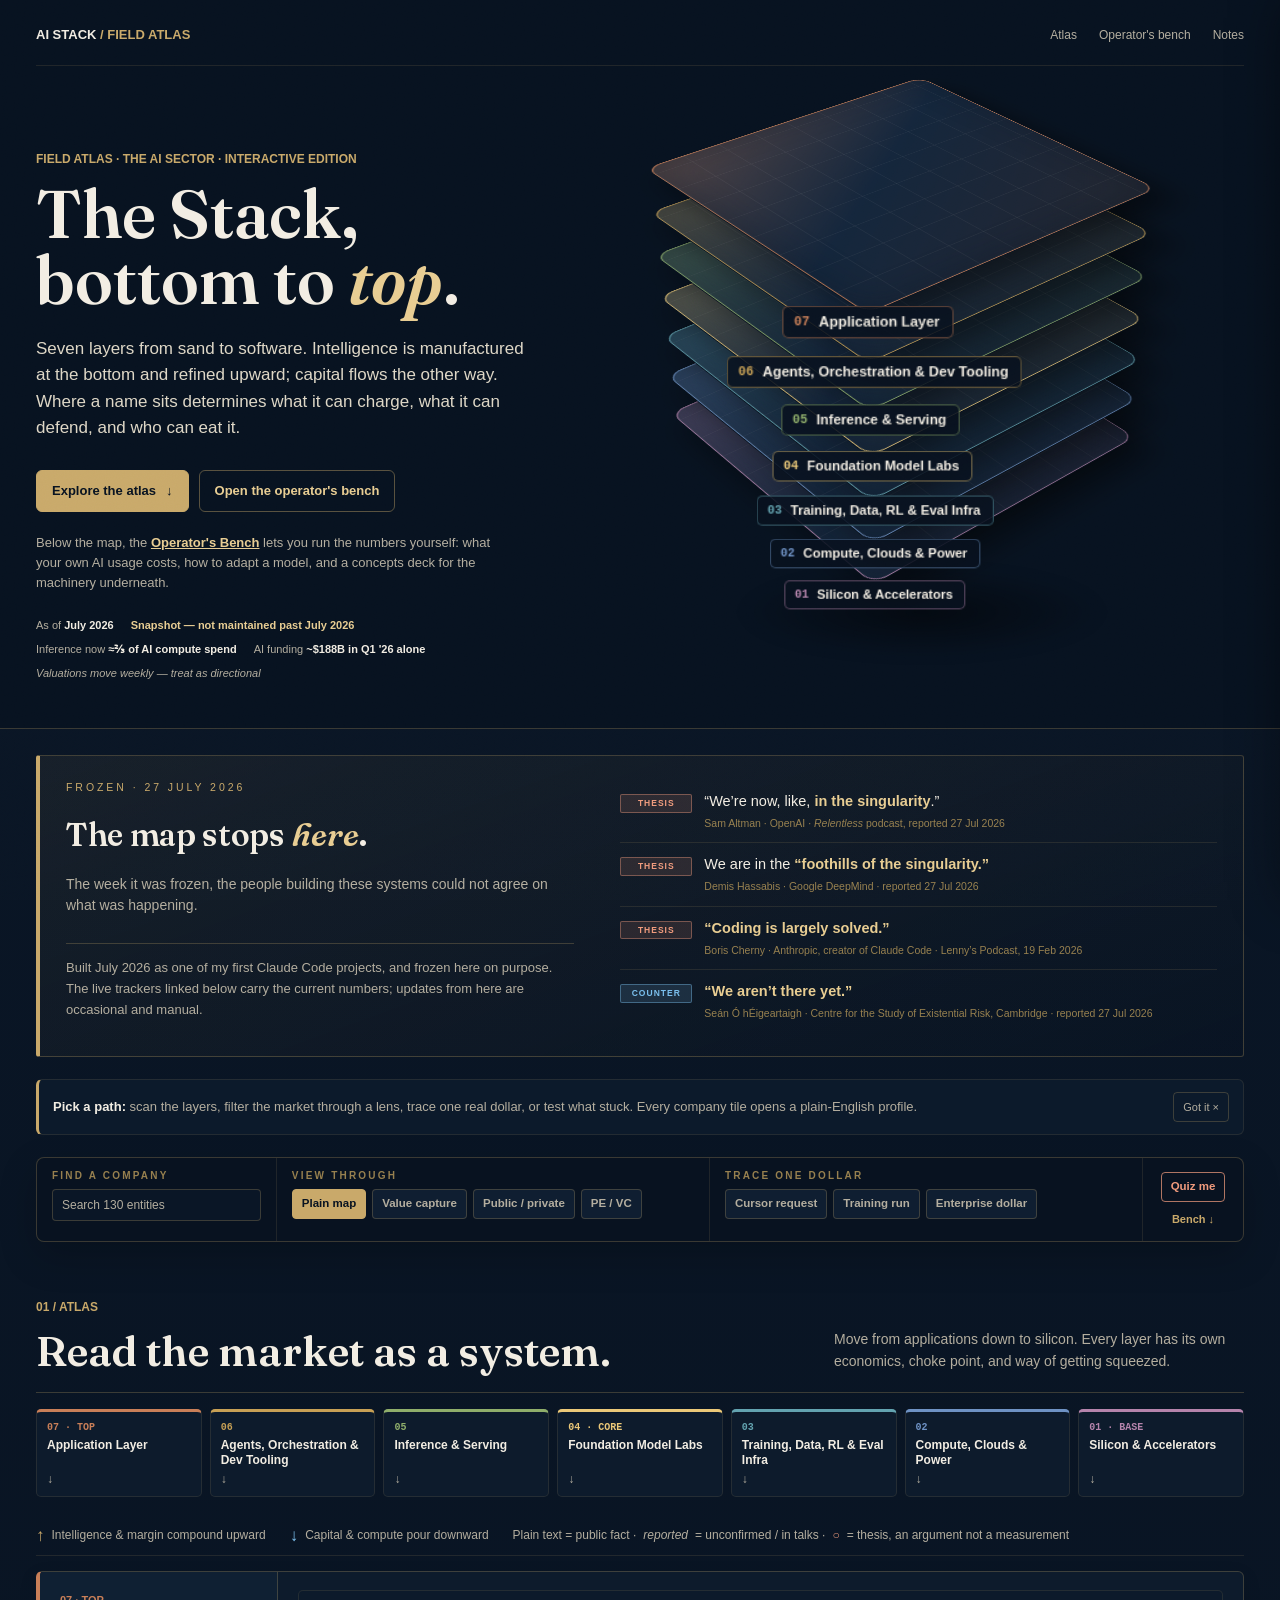
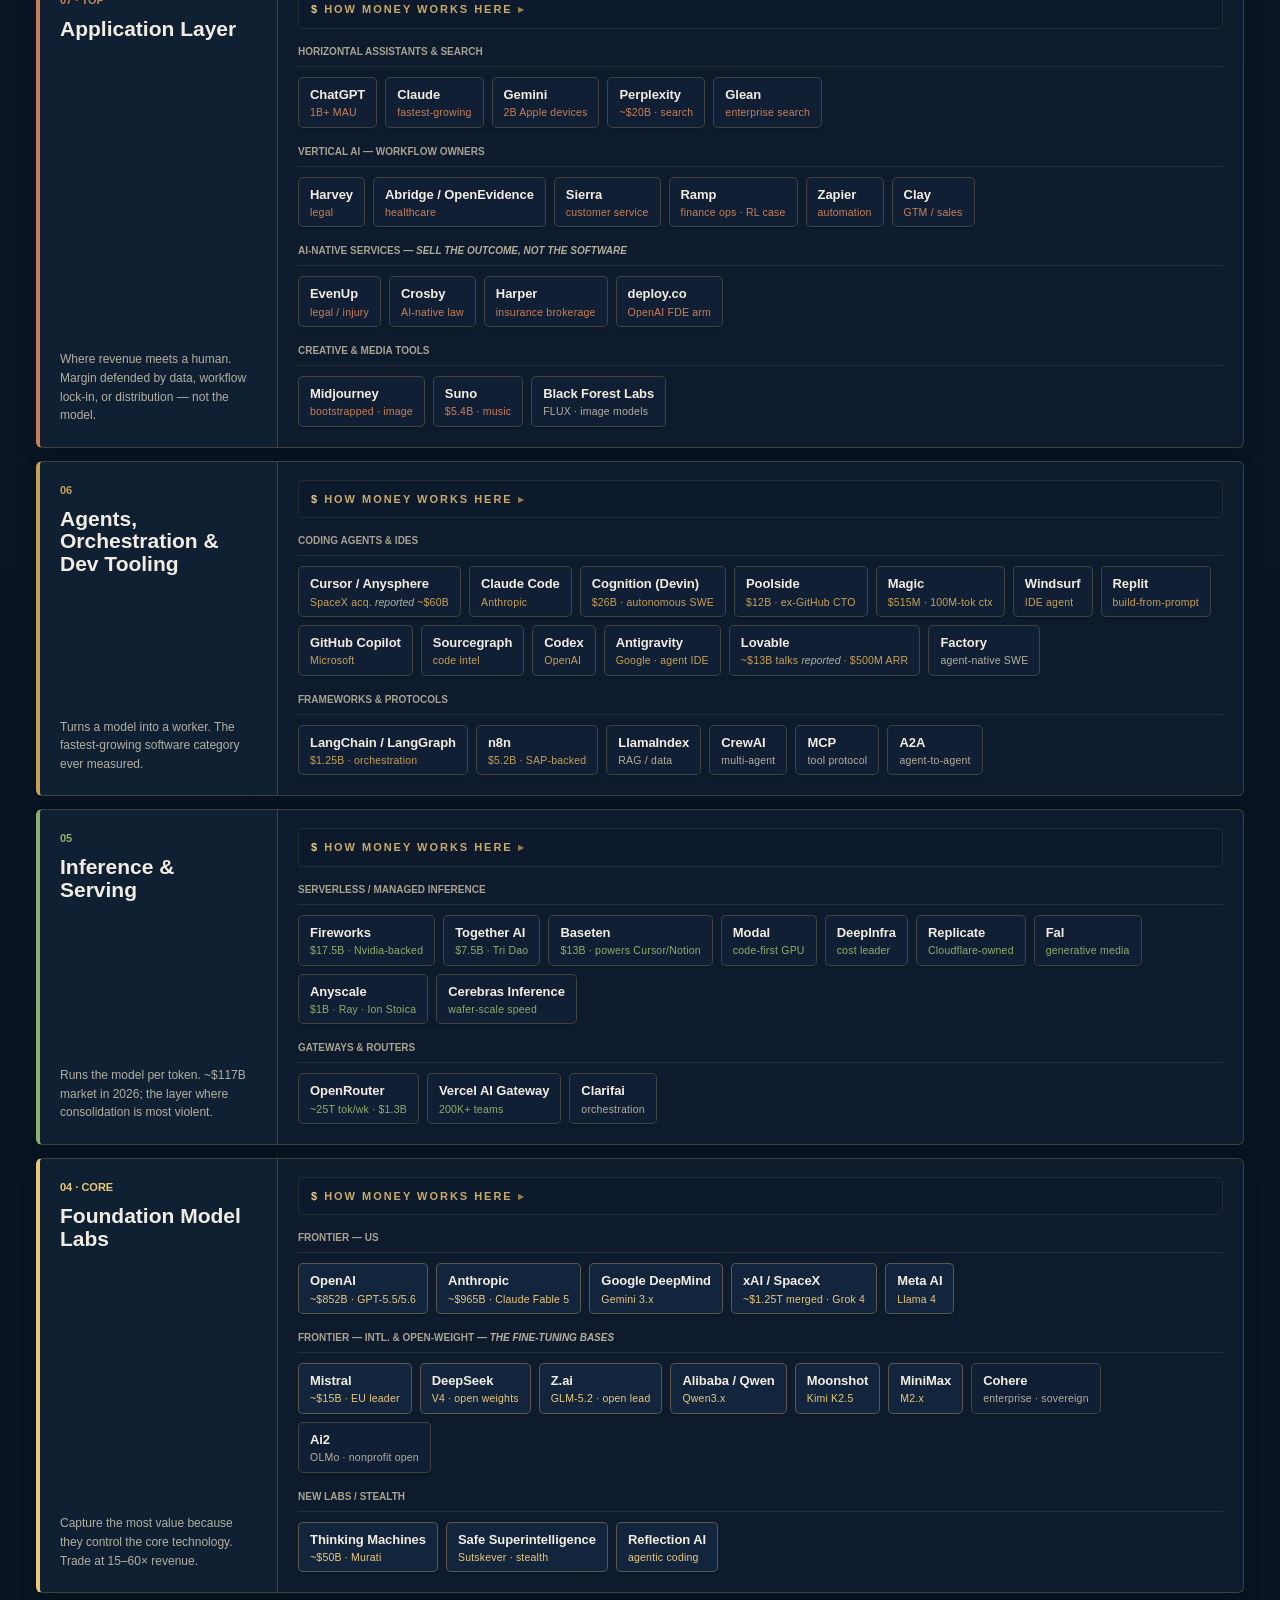
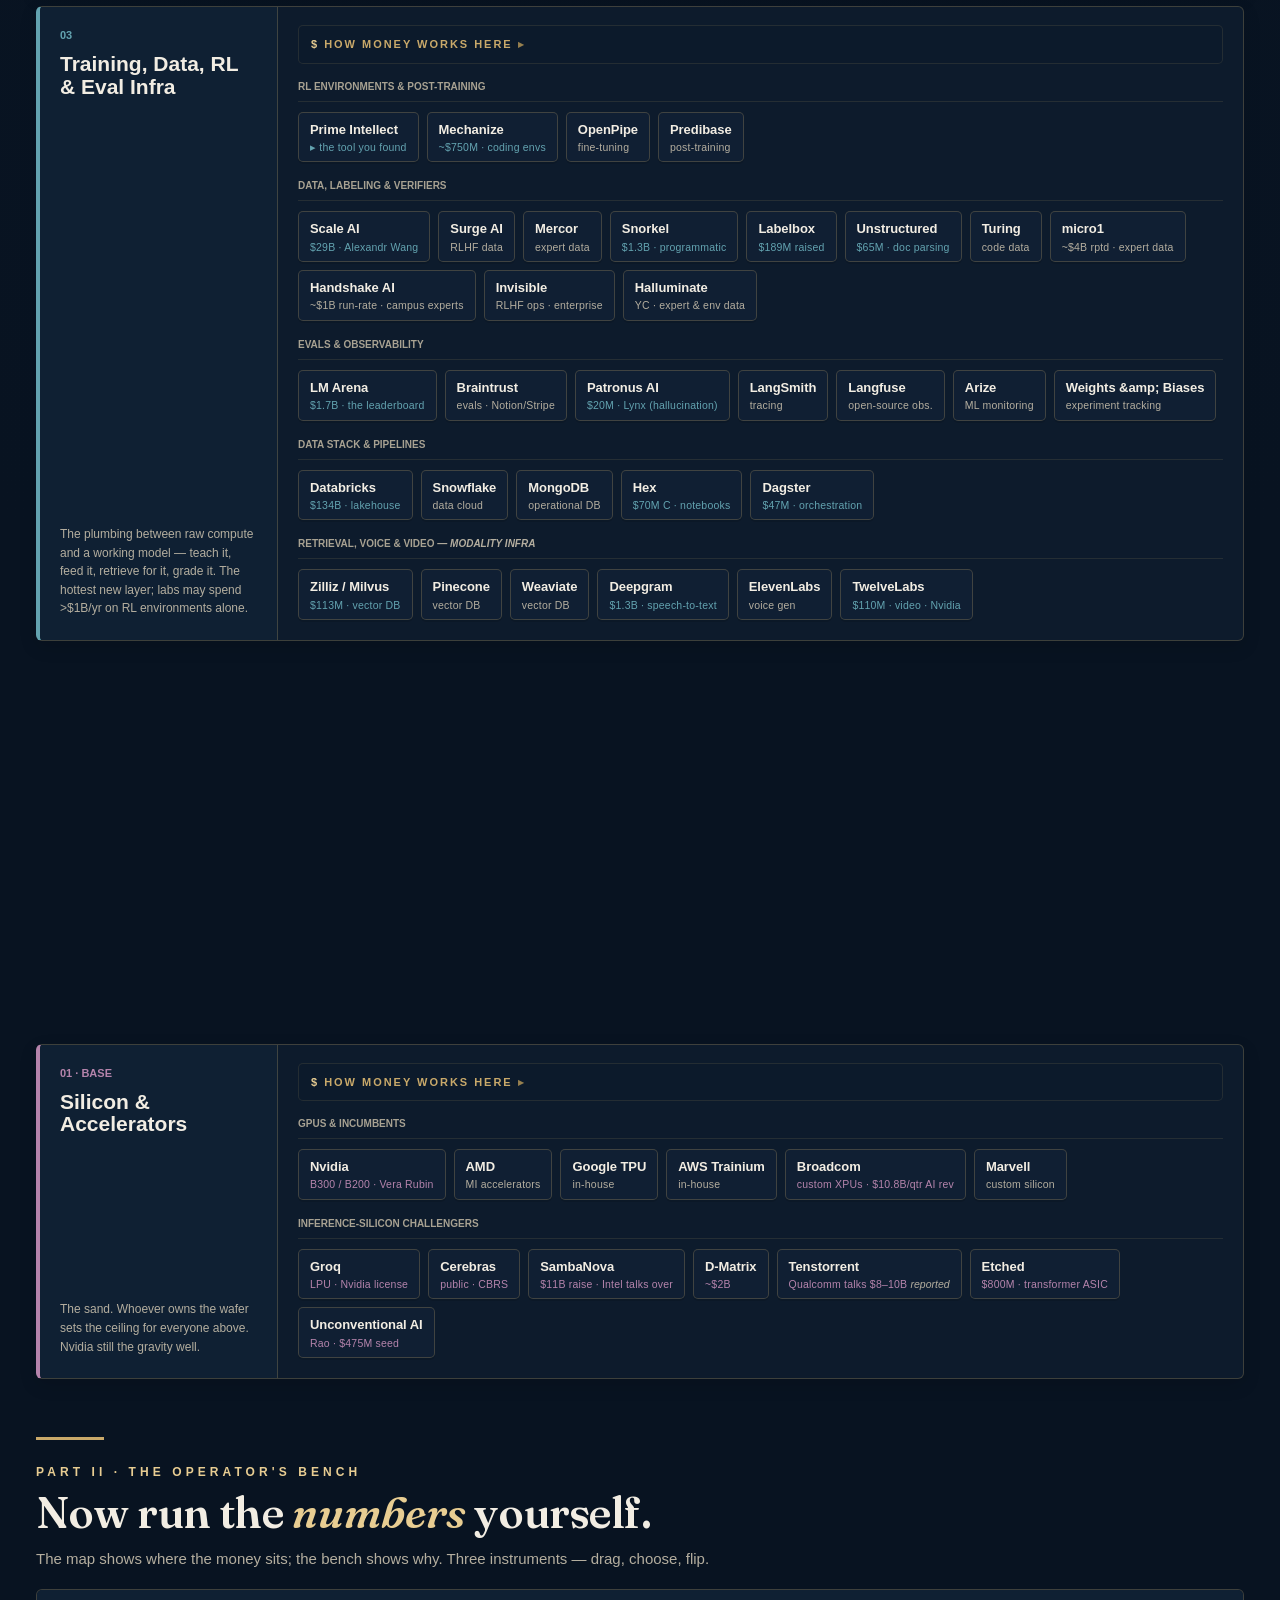
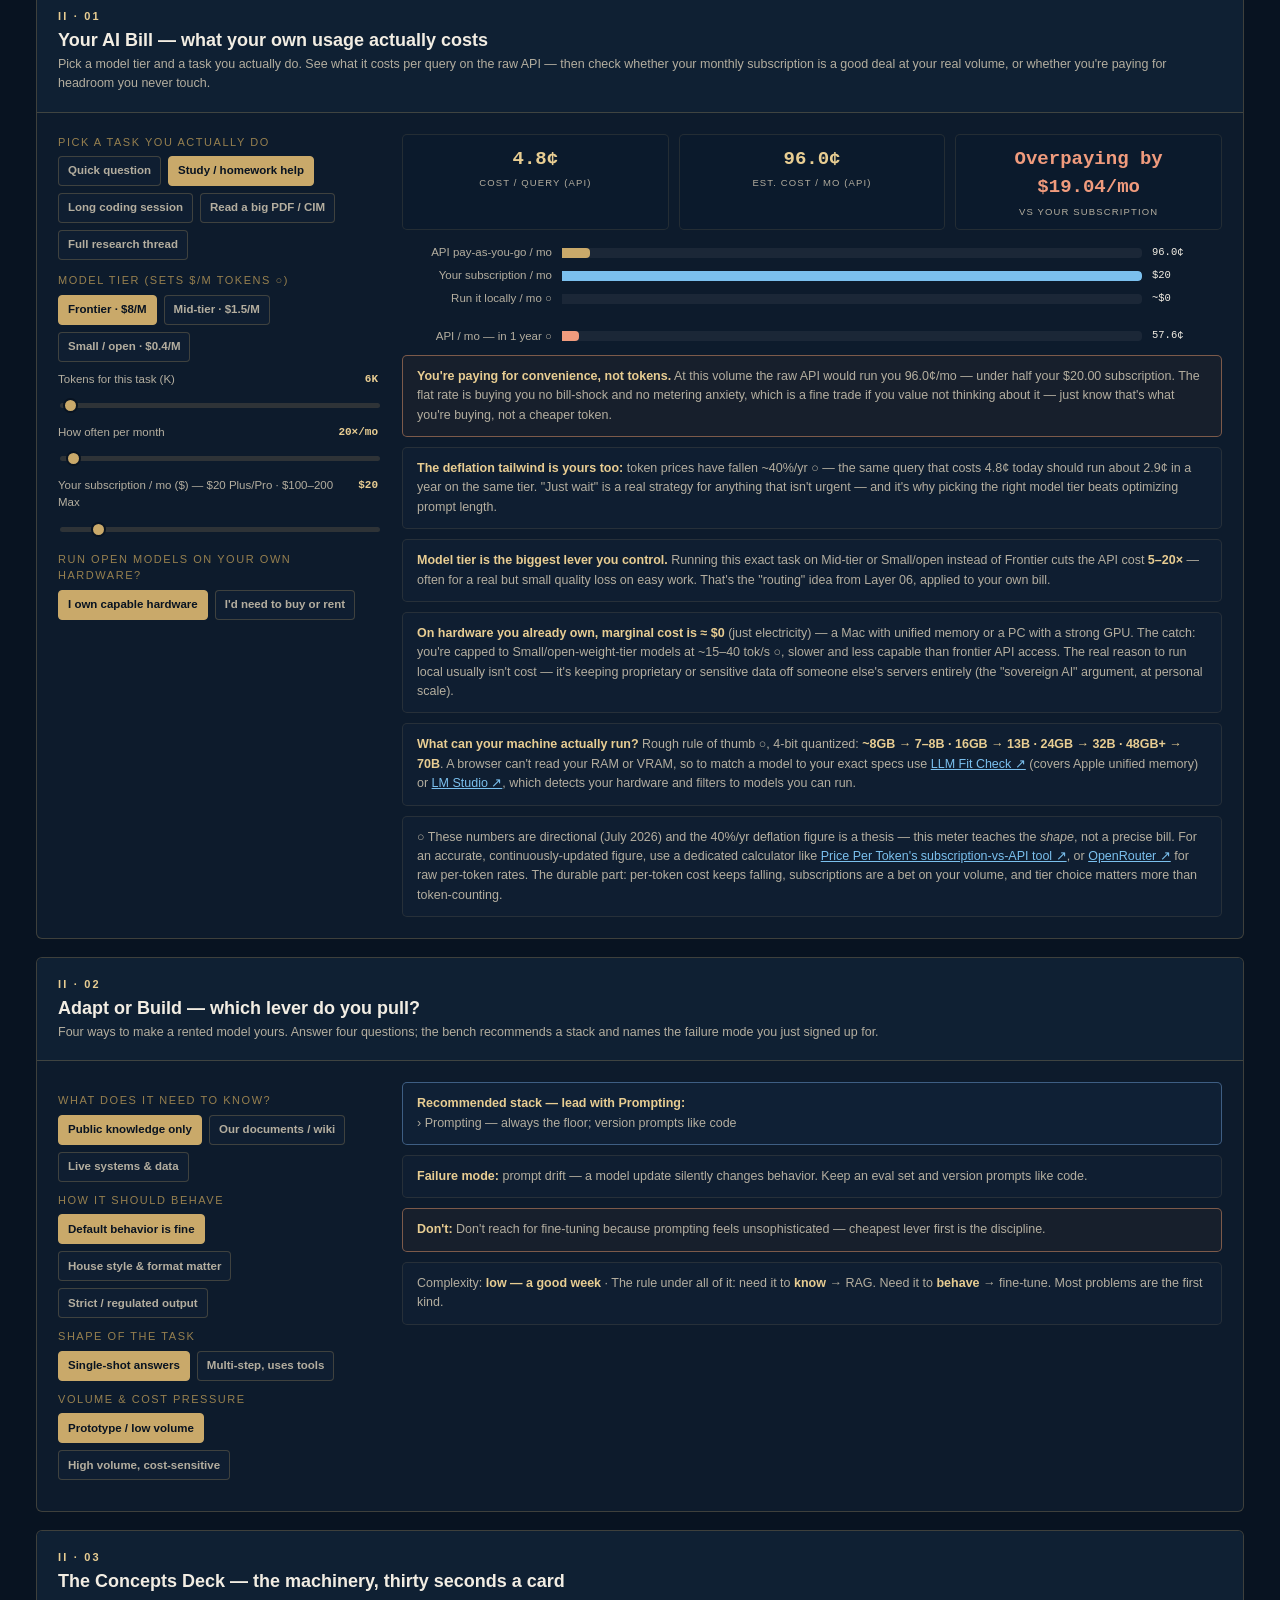
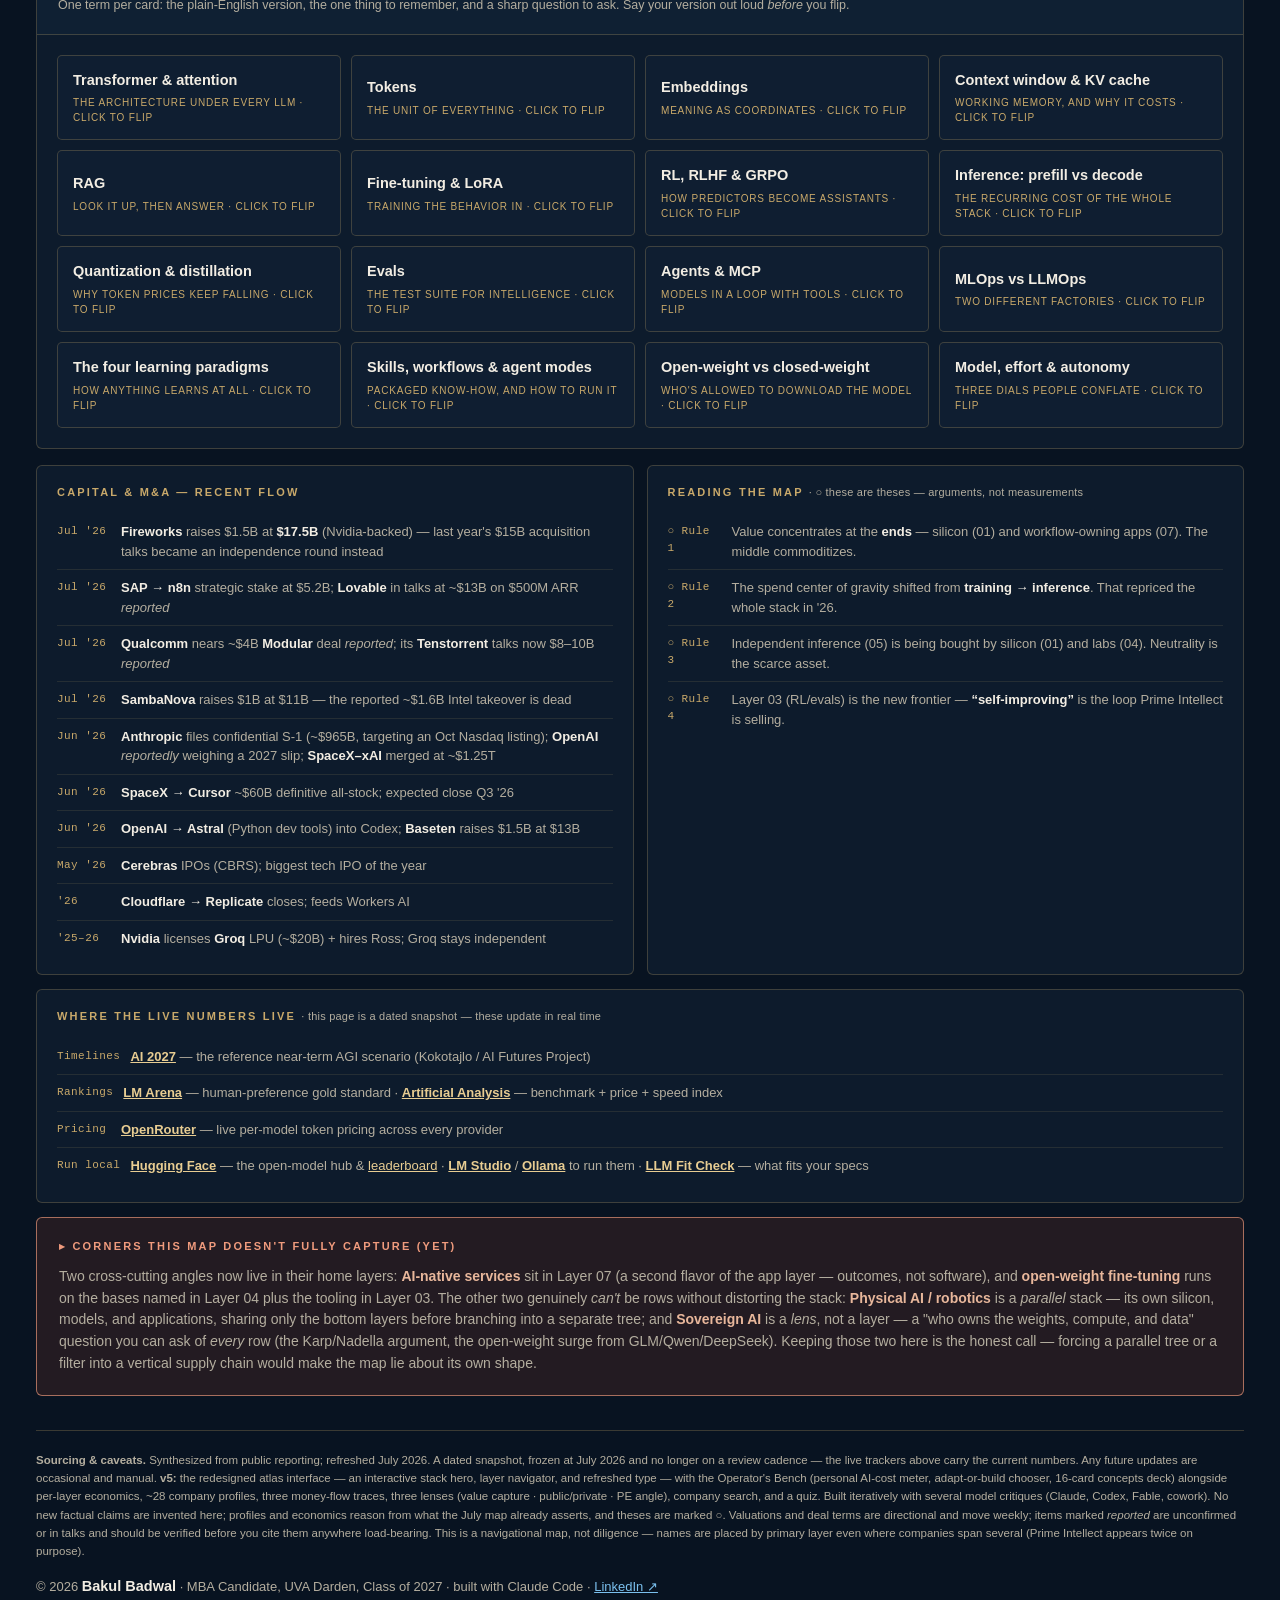
<file: index.html>
<!doctype html>
<html lang="en">
<head>
<meta charset="UTF-8">
<meta name="viewport" content="width=device-width, initial-scale=1.0">
<title>The AI Stack — Interactive Field Atlas · July 2026</title>
<meta name="description" content="Seven layers from sand to software. An interactive map of the AI sector — where value concentrates, who's buying whom, and how a dollar moves through the stack. Updated July 2026.">
<meta property="og:type" content="website">
<meta property="og:title" content="The AI Stack — Interactive Field Atlas">
<meta property="og:description" content="Seven layers from sand to software. An interactive map of the AI sector — where value concentrates, who's buying whom, and how a dollar moves through the stack. Updated July 2026.">
<meta property="og:url" content="https://aistacked.netlify.app/">
<meta property="og:site_name" content="The AI Stack">
<meta property="og:image" content="https://aistacked.netlify.app/og-image.png">
<meta property="og:image:width" content="1200">
<meta property="og:image:height" content="630">
<meta name="twitter:card" content="summary_large_image">
<meta name="twitter:title" content="The AI Stack — Interactive Field Atlas · July 2026">
<meta name="twitter:description" content="Seven layers from sand to software. An interactive map of the AI sector — where value concentrates, who's buying whom, and how a dollar moves through the stack. Updated July 2026.">
<link rel="icon" href="favicon.ico" sizes="any">
<link rel="icon" type="image/png" sizes="32x32" href="favicon-32x32.png">
<link rel="apple-touch-icon" href="apple-touch-icon.png">
<link rel="preload" href="fonts/fraunces-600.woff2" as="font" type="font/woff2" crossorigin>
<link rel="preload" href="fonts/fraunces-600-italic.woff2" as="font" type="font/woff2" crossorigin>
<link rel="stylesheet" href="styles.css">
</head>
<body>
<a class="skiplink" href="#atlas">Skip to the atlas</a>
<div class="wrap">

  <header class="mast">
    <nav class="hero-stage" id="stackHero" aria-label="The seven layers of the AI stack — click a layer to jump to it"></nav>
    <div class="mast-topline">
      <a class="wordmark" href="#top" aria-label="The AI Stack home">AI STACK <span>/ FIELD ATLAS</span></a>
      <nav class="mast-nav" aria-label="Atlas sections">
        <a href="#atlas">Atlas</a>
        <a href="#bench">Operator's bench</a>
        <a href="#notes">Notes</a>
      </nav>
    </div>
    <div class="mast-copy" id="top">
      <p class="eyebrow">Field Atlas · The AI Sector · Interactive edition</p>
      <h1 class="serif">The Stack,<br>bottom&nbsp;to&nbsp;<em>top</em>.</h1>
      <p class="lede">Seven layers from sand to software. Intelligence is manufactured at the bottom and refined upward; capital flows the other way. Where a name sits determines what it can charge, what it can defend, and who can eat it.</p>
      <div class="hero-actions">
        <a class="hero-action primary" href="#atlas">Explore the atlas <span aria-hidden="true">↓</span></a>
        <a class="hero-action" href="#bench">Open the operator's bench</a>
      </div>
      <p class="hero-note">Below the map, the <a href="#bench">Operator's Bench</a> lets you run the numbers yourself: what your own AI usage costs, how to adapt a model, and a concepts deck for the machinery underneath.</p>
      <div class="meta" id="metaLine"></div>
    </div>
  </header>

  <section class="freeze" id="freeze" aria-labelledby="freezeHeading">
    <p class="fz-eyebrow">Frozen · 27 July 2026</p>
    <h2 class="serif" id="freezeHeading">The map stops <em>here</em>.</h2>
    <p class="fz-lede">The week it was frozen, the people building these systems could not agree on what was happening.</p>
    <ul class="fz-quotes">
      <li>
        <span class="fz-chip">Thesis</span>
        <span class="fz-q">&ldquo;We&rsquo;re now, like, <b>in the singularity</b>.&rdquo;
          <span class="fz-attr">Sam Altman &middot; OpenAI &middot; <i>Relentless</i> podcast, reported 27 Jul 2026</span></span>
      </li>
      <li>
        <span class="fz-chip">Thesis</span>
        <span class="fz-q">We are in the <b>&ldquo;foothills of the singularity.&rdquo;</b>
          <span class="fz-attr">Demis Hassabis &middot; Google DeepMind &middot; reported 27 Jul 2026</span></span>
      </li>
      <li>
        <span class="fz-chip">Thesis</span>
        <span class="fz-q"><b>&ldquo;Coding is largely solved.&rdquo;</b>
          <span class="fz-attr">Boris Cherny &middot; Anthropic, creator of Claude Code &middot; Lenny&rsquo;s Podcast, 19 Feb 2026</span></span>
      </li>
      <li>
        <span class="fz-chip counter">Counter</span>
        <span class="fz-q"><b>&ldquo;We aren&rsquo;t there yet.&rdquo;</b>
          <span class="fz-attr">Se&aacute;n &Oacute; h&Eacute;igeartaigh &middot; Centre for the Study of Existential Risk, Cambridge &middot; reported 27 Jul 2026</span></span>
      </li>
    </ul>
    <p class="fz-close">Built July 2026 as one of my first Claude Code projects, and frozen here on purpose. The live trackers linked below carry the current numbers; updates from here are occasional and manual.</p>
  </section>

  <div class="onboard" id="onboardHint" role="status">
    <span><b>Pick a path:</b> scan the layers, filter the market through a lens, trace one real dollar, or test what stuck. Every company tile opens a plain-English profile.</span>
    <button id="onboardClose" type="button" aria-label="Dismiss getting-started guidance">Got it <span aria-hidden="true">×</span></button>
  </div>

  <div class="ctrl" aria-label="Atlas controls">
    <div class="control-block search-control">
      <span class="clab">Find a company</span>
      <div class="cgroup">
        <input type="text" id="companySearch" class="searchbox" placeholder="Search the map" autocomplete="off" aria-label="Find a company">
        <span id="searchCount" class="searchcount" aria-live="polite"></span>
      </div>
    </div>
    <div class="control-block">
      <span class="clab">View through</span>
      <div class="cgroup">
        <button type="button" class="btn lensbtn on" aria-pressed="true" data-lens="none">Plain map</button>
        <button type="button" class="btn lensbtn" aria-pressed="false" data-lens="cap">Value capture</button>
        <button type="button" class="btn lensbtn" aria-pressed="false" data-lens="pub">Public / private</button>
        <button type="button" class="btn lensbtn" aria-pressed="false" data-lens="pe">PE / VC</button>
      </div>
    </div>
    <div class="control-block trace-control">
      <span class="clab">Trace one dollar</span>
      <div class="cgroup">
        <button type="button" class="btn trbtn" aria-pressed="false" data-trace="cursor">Cursor request</button>
        <button type="button" class="btn trbtn" aria-pressed="false" data-trace="training">Training run</button>
        <button type="button" class="btn trbtn" aria-pressed="false" data-trace="enterprise">Enterprise dollar</button>
      </div>
    </div>
    <div class="control-end">
      <button type="button" class="btn quiz" id="quizBtn">Quiz me</button>
      <a class="text-link" href="#bench">Bench <span aria-hidden="true">↓</span></a>
    </div>
  </div>
  <div id="lensNote" aria-live="polite"></div>
  <div id="tracePanel" aria-live="polite"></div>

  <main id="atlas">
    <div class="atlas-heading">
      <div>
        <p class="section-kicker">01 / Atlas</p>
        <h2 class="serif">Read the market as a system.</h2>
      </div>
      <p>Move from applications down to silicon. Every layer has its own economics, choke point, and way of getting squeezed.</p>
    </div>
    <div class="layer-nav" id="layerNavigator" aria-label="Jump to an AI stack layer"></div>
    <div class="flowkey">
      <span><span class="arrowup">↑</span> Intelligence &amp; margin compound upward</span>
      <span><span class="arrowdn">↓</span> Capital &amp; compute pour downward</span>
      <span class="epi">Plain text = public fact · <span class="rep">reported</span> = unconfirmed / in talks · <b style="color:var(--flag-bright)">○</b> = thesis, an argument not a measurement</span>
    </div>

    <div id="layersRoot"><!-- rendered from data.json by app.js --></div>
  </main>

  <!-- v4: OPERATOR'S BENCH -->
  <section class="bench" id="bench">
    <p class="beyebrow">Part II · The Operator's Bench</p>
    <h2 class="serif">Now run the <em>numbers</em> yourself.</h2>
    <p class="blede">The map shows where the money sits; the bench shows why. Three instruments — drag, choose, flip.</p>

    <div class="binstr">
      <div class="bhead">
        <div class="bnum">II · 01</div>
        <div class="bname">Your AI Bill — what your own usage actually costs</div>
        <div class="bdesc">Pick a model tier and a task you actually do. See what it costs per query on the raw API — then check whether your monthly subscription is a good deal at your real volume, or whether you're paying for headroom you never touch.</div>
      </div>
      <div class="bbody">
        <div>
          <div class="qlab" style="font-size:11px;letter-spacing:.14em;text-transform:uppercase;color:var(--gold-dim);margin-bottom:6px">Pick a task you actually do</div>
          <div class="bseg" id="tmTasks"></div>
          <div class="qlab" style="font-size:11px;letter-spacing:.14em;text-transform:uppercase;color:var(--gold-dim);margin:12px 0 6px">Model tier (sets $/M tokens ○)</div>
          <div class="bseg" id="tmClass"></div>
          <div id="tmSliders"></div>
          <div class="qlab" style="font-size:11px;letter-spacing:.14em;text-transform:uppercase;color:var(--gold-dim);margin:12px 0 6px">Run open models on your own hardware?</div>
          <div class="bseg" id="tmLocal"></div>
        </div>
        <div>
          <div class="bstats">
            <div class="bstat"><div class="v" id="tmCost">—</div><div class="l">cost / query (API)</div></div>
            <div class="bstat"><div class="v" id="tmMonth">—</div><div class="l">est. cost / mo (API)</div></div>
            <div class="bstat"><div class="v" id="tmVerdict" aria-live="polite">—</div><div class="l">vs your subscription</div></div>
          </div>
          <div class="tm-bars" id="tmBars"></div>
          <div id="tmNotes"></div>
        </div>
      </div>
    </div>

    <div class="binstr">
      <div class="bhead">
        <div class="bnum">II · 02</div>
        <div class="bname">Adapt or Build — which lever do you pull?</div>
        <div class="bdesc">Four ways to make a rented model yours. Answer four questions; the bench recommends a stack and names the failure mode you just signed up for.</div>
      </div>
      <div class="bbody">
        <div id="acQs"></div>
        <div id="acOut" aria-live="polite"></div>
      </div>
    </div>

    <div class="binstr">
      <div class="bhead">
        <div class="bnum">II · 03</div>
        <div class="bname">The Concepts Deck — the machinery, thirty seconds a card</div>
        <div class="bdesc">One term per card: the plain-English version, the one thing to remember, and a sharp question to ask. Say your version out loud <i>before</i> you flip.</div>
      </div>
      <div style="padding:4px 20px 20px">
        <div class="fcards" id="fcards"></div>
      </div>
    </div>
  </section>

  <!-- SIDE: M&A + READING -->
  <div class="cols" id="notes">
    <div class="card">
      <h3>Capital &amp; M&amp;A — recent flow</h3>
      <ul class="mna" id="mnaFlowList"></ul>
    </div>
    <div class="card">
      <h3>Reading the map <span class="epi">· ○ these are theses — arguments, not measurements</span></h3>
      <ul class="mna" id="readingRulesList"></ul>
    </div>
  </div>

  <div class="card" style="margin-top:14px">
    <h3>Where the live numbers live <span class="epi">· this page is a dated snapshot — these update in real time</span></h3>
    <ul class="mna">
      <li><span class="d mono">Timelines</span><span class="t"><b><a href="https://ai-2027.com/" target="_blank" rel="noopener" style="color:var(--gold-bright)">AI 2027</a></b> — the reference near-term AGI scenario (Kokotajlo / AI Futures Project)</span></li>
      <li><span class="d mono">Rankings</span><span class="t"><b><a href="https://lmarena.ai/" target="_blank" rel="noopener" style="color:var(--gold-bright)">LM Arena</a></b> — human-preference gold standard · <b><a href="https://artificialanalysis.ai/" target="_blank" rel="noopener" style="color:var(--gold-bright)">Artificial Analysis</a></b> — benchmark + price + speed index</span></li>
      <li><span class="d mono">Pricing</span><span class="t"><b><a href="https://openrouter.ai/models" target="_blank" rel="noopener" style="color:var(--gold-bright)">OpenRouter</a></b> — live per-model token pricing across every provider</span></li>
      <li><span class="d mono">Run local</span><span class="t"><b><a href="https://huggingface.co/models" target="_blank" rel="noopener" style="color:var(--gold-bright)">Hugging Face</a></b> — the open-model hub &amp; <a href="https://huggingface.co/open-llm-leaderboard" target="_blank" rel="noopener" style="color:var(--gold-bright)">leaderboard</a> · <b><a href="https://lmstudio.ai/" target="_blank" rel="noopener" style="color:var(--gold-bright)">LM Studio</a></b> / <b><a href="https://ollama.com/" target="_blank" rel="noopener" style="color:var(--gold-bright)">Ollama</a></b> to run them · <b><a href="https://llmfitcheck.com/" target="_blank" rel="noopener" style="color:var(--gold-bright)">LLM Fit Check</a></b> — what fits your specs</span></li>
    </ul>
  </div>

  <div class="yousit">
    <h3>▸ Corners this map doesn't fully capture (yet)</h3>
    <p id="cornersText"></p>
  </div>

  <p class="foot" id="footerText"></p>
  <p style="margin-top:14px;font-size:13px;color:var(--paper-dim);line-height:1.6">© 2026 <b style="color:var(--paper);font-size:14.5px">Bakul Badwal</b> · MBA Candidate, UVA Darden, Class of 2027 · built with Claude Code · <a href="https://www.linkedin.com/in/bakulbadwal/" target="_blank" rel="noopener" style="color:var(--hl-bright)">LinkedIn ↗</a></p>

</div>

<!-- Drawer -->
<div id="scrim"></div>
<aside id="drawer" aria-label="Company profile" aria-hidden="true" inert>
  <button type="button" class="dx" id="drawerClose" title="Close (Esc)" aria-label="Close company profile">×</button>
  <div id="drawerBody"></div>
</aside>

<!-- Quiz -->
<div id="quizModal" role="dialog" aria-modal="true" aria-labelledby="qNum">
  <div class="qcard">
    <button type="button" class="dx" id="quizClose" title="Close (Esc)" aria-label="Close quiz">×</button>
    <div class="qn" id="qNum"></div>
    <div class="qq" id="qQ"></div>
    <div class="qa" id="qA" aria-live="polite"></div>
    <div class="qbtns">
      <button type="button" class="btn" id="qReveal">Reveal answer</button>
      <button type="button" class="btn" id="qNext">Next →</button>
      <button type="button" class="btn" id="qShuffle">Shuffle</button>
    </div>
  </div>
</div>

<script src="app.js"></script>
</body>
</html>
</file>
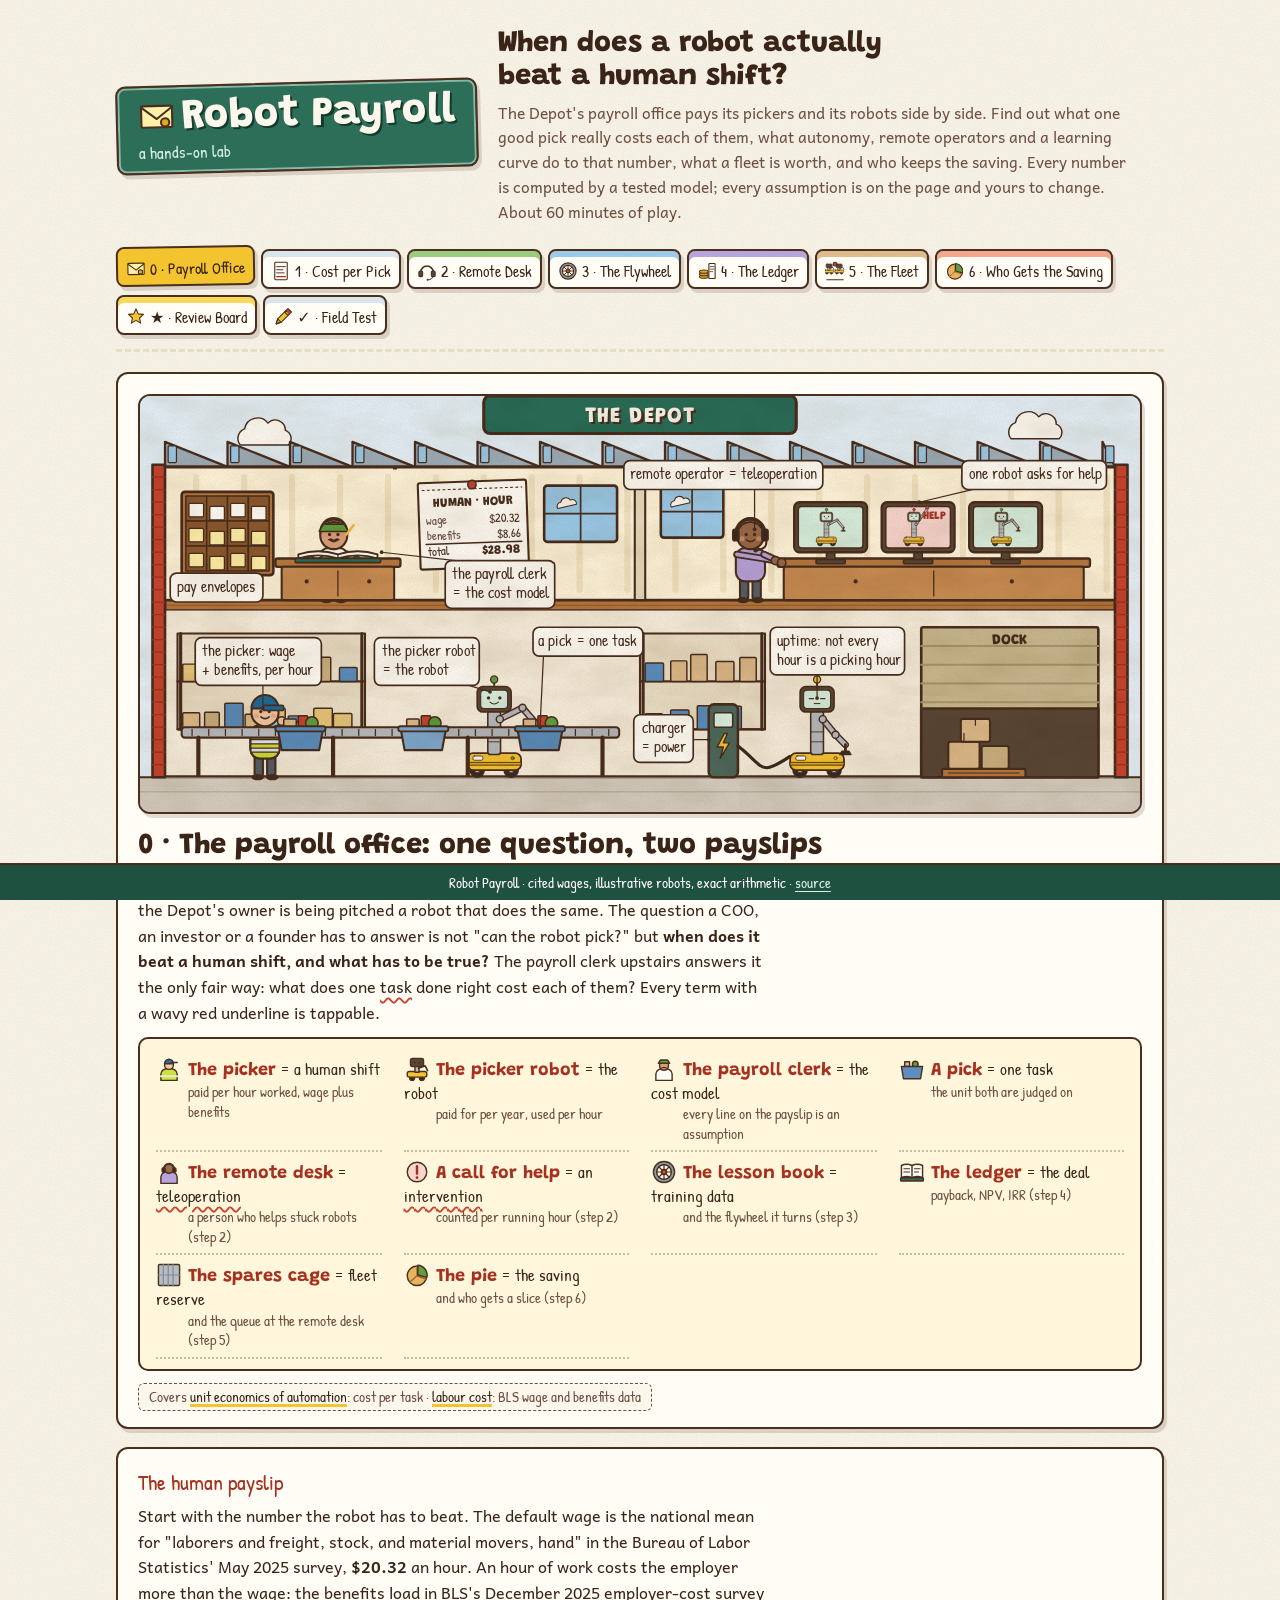
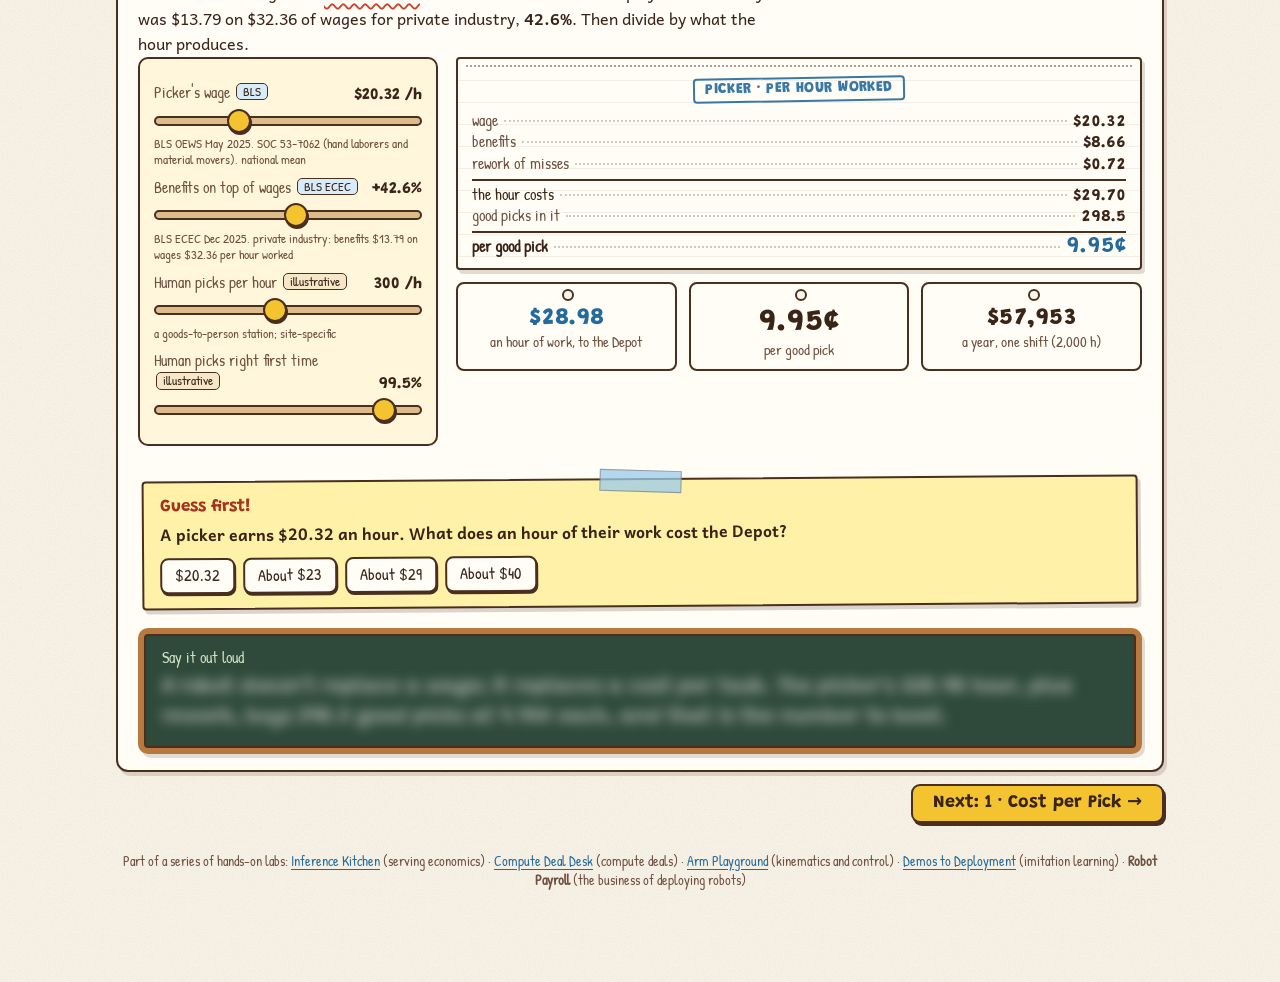
<file: robot-payroll/index.html>
<!doctype html>
<html lang="en">
<head>
<meta charset="utf-8">
<meta name="viewport" content="width=device-width,initial-scale=1">
<title>Robot Payroll</title>
<meta name="description" content="A hands-on lab for the business of deploying robots: when does a robot actually beat a human shift, and what has to be true? Cost per task, autonomy and remote operators, the learning curve, payback, NPV and IRR, RaaS vs buy, fleet queueing with Erlang C, and who captures the saving.">
<meta property="og:title" content="Robot Payroll: when does a robot beat a human shift?">
<meta property="og:description" content="A Busytown warehouse with a payroll office that pays humans and robots side by side. Every number comes from a tested model; every assumption is on the page and adjustable.">
<meta property="og:image" content="https://aistacked.netlify.app/robot-payroll/docs/hero.png">
<link rel="icon" href="data:image/svg+xml,%3Csvg xmlns='http://www.w3.org/2000/svg' viewBox='0 0 64 64'%3E%3Crect x='6' y='14' width='52' height='36' rx='3' fill='%23FFF1A8' stroke='%234A2E1E' stroke-width='4'/%3E%3Cpath d='M6 16 L32 36 L58 16' fill='none' stroke='%234A2E1E' stroke-width='4'/%3E%3Ccircle cx='46' cy='42' r='8' fill='%23E0A91E' stroke='%234A2E1E' stroke-width='3'/%3E%3C/svg%3E">
<link rel="preconnect" href="https://fonts.googleapis.com">
<link rel="preconnect" href="https://fonts.gstatic.com" crossorigin>
<link href="https://fonts.googleapis.com/css2?family=Andika:wght@400;700&family=Grandstander:wght@700;800&family=Patrick+Hand&display=swap" rel="stylesheet">
<link rel="stylesheet" href="css/styles.css">
</head>
<body>
<!--
THESIS: A robot beats a human shift when its cost per GOOD task is lower, and that turns on a handful of numbers a pitch deck rarely shows together: utilisation, uptime, cycle time, success rate, interventions per hour and the minutes each takes, the operator ratio those imply, and how fast interventions fall with fleet hours. Drawn as a Busytown warehouse whose payroll office pays humans and robots side by side.
OWN-WORLD: flat gouache on paper; warm-brown outlines; Grandstander signboards, Patrick Hand labels, Andika body; payslips, price tags, sticky-note predictions, chalkboard takeaways; a ledger-green masthead.
HONESTY: the arithmetic (capital recovery, NPV, IRR, payback, Erlang C, the finite-population queue, binomial spares, exact Poisson intervals) is exact. Wage, benefits and electricity defaults are cited (BLS OEWS, BLS ECEC, EIA). Every robot number (price, cycle time, uptime, success, interventions, handling time, operator wage, RaaS fee, margins) is an illustrative assumption, labelled. The learning curve is a toy.
-->
<svg width="0" height="0" style="position:absolute" aria-hidden="true" focusable="false"><defs><filter id="gouache" x="-2%" y="-2%" width="104%" height="104%"><feTurbulence type="fractalNoise" baseFrequency=".045" numOctaves="2" seed="3" result="w"/><feDisplacementMap in="SourceGraphic" in2="w" scale="1.3" xChannelSelector="R" yChannelSelector="G"/></filter></defs></svg>
<div class="wrap">
<header>
  <div class="mast"><b><span class="mi" aria-hidden="true"></span>Robot Payroll</b><span>a hands-on lab</span></div>
  <div><h1>When does a robot actually beat a human shift?</h1>
  <p class="sub">The Depot's payroll office pays its pickers and its robots side by side. Find out what one good pick really costs each of them, what autonomy, remote operators and a learning curve do to that number, what a fleet is worth, and who keeps the saving. Every number is computed by a tested model; every assumption is on the page and yours to change. About 60 minutes of play.</p></div>
</header>

<nav id="nav" aria-label="Steps"></nav>
<div class="changed" id="changed" hidden></div>

<!-- ============ STEP 0 ============ -->
<section id="s0" data-title="Payroll Office" data-n="0">
  <div class="card">
    <div class="scene" data-art="s0"></div>
    <h2>0 · The payroll office: one question, two payslips</h2>
    <p class="lede">The Depot is a warehouse in Busytown. Pickers lift items out of totes into orders, and the Depot's owner is being pitched a robot that does the same. The question a COO, an investor or a founder has to answer is not "can the robot pick?" but <b>when does it beat a human shift, and what has to be true?</b> The payroll clerk upstairs answers it the only fair way: what does one <span class="g" data-g="task">task</span> done right cost each of them? Every term with a wavy red underline is tappable.</p>
    <div class="kmap">
      <div><span class="k" data-i="picker" aria-hidden="true"></span><b>The picker</b> = a human shift<br><span class="t">paid per hour worked, wage plus benefits</span></div>
      <div><span class="k" data-i="robot" aria-hidden="true"></span><b>The picker robot</b> = the robot<br><span class="t">paid for per year, used per hour</span></div>
      <div><span class="k" data-i="clerk" aria-hidden="true"></span><b>The payroll clerk</b> = the cost model<br><span class="t">every line on the payslip is an assumption</span></div>
      <div><span class="k" data-i="tote" aria-hidden="true"></span><b>A pick</b> = one task<br><span class="t">the unit both are judged on</span></div>
      <div><span class="k" data-i="operator" aria-hidden="true"></span><b>The remote desk</b> = <span class="g" data-g="teleop">teleoperation</span><br><span class="t">a person who helps stuck robots (step 2)</span></div>
      <div><span class="k" data-i="help" aria-hidden="true"></span><b>A call for help</b> = an <span class="g" data-g="intervention">intervention</span><br><span class="t">counted per running hour (step 2)</span></div>
      <div><span class="k" data-i="flywheel" aria-hidden="true"></span><b>The lesson book</b> = training data<br><span class="t">and the flywheel it turns (step 3)</span></div>
      <div><span class="k" data-i="ledger" aria-hidden="true"></span><b>The ledger</b> = the deal<br><span class="t">payback, NPV, IRR (step 4)</span></div>
      <div><span class="k" data-i="spares" aria-hidden="true"></span><b>The spares cage</b> = fleet reserve<br><span class="t">and the queue at the remote desk (step 5)</span></div>
      <div><span class="k" data-i="pie" aria-hidden="true"></span><b>The pie</b> = the saving<br><span class="t">and who gets a slice (step 6)</span></div>
    </div>
    <p class="covers">Covers <b>unit economics of automation</b>: cost per task · <b>labour cost</b>: BLS wage and benefits data</p>
  </div>

  <div class="card">
    <h3>The human payslip</h3>
    <p class="lede">Start with the number the robot has to beat. The default wage is the national mean for "laborers and freight, stock, and material movers, hand" in the Bureau of Labor Statistics' May 2025 survey, <span class="qv" data-q="wage">$20.32</span> an hour. An hour of work costs the employer more than the wage: the <span class="g" data-g="burden">benefits load</span> in BLS's December 2025 employer-cost survey was $13.79 on $32.36 of wages for private industry, <span class="qv" data-q="burden">42.6%</span>. Then divide by what the hour produces.</p>
    <div class="pg">
      <div class="panel">
        <div class="sl" data-k="wage"></div>
        <div class="sl" data-k="burden"></div>
        <div class="sl" data-k="humanRate"></div>
        <div class="sl" data-k="humanSuccess"></div>
      </div>
      <div>
        <div class="slips"><div id="s0slip"></div></div>
        <div class="grid g3" style="margin-top:12px">
          <div class="stat"><div class="v acc" id="s0h">–</div><div class="l">an hour of work, to the Depot</div></div>
          <div class="stat big"><div class="v" id="s0cpp">–</div><div class="l">per good pick</div></div>
          <div class="stat"><div class="v" id="s0yr">–</div><div class="l">a year, one shift (2,000 h)</div></div>
        </div>
      </div>
    </div>
    <div class="predict" data-p="s0a">
      <div class="tag">Guess first!</div>
      <div class="q">A picker earns $20.32 an hour. What does an hour of their work cost the Depot?</div>
      <div class="opts"><button data-a="0">$20.32</button><button data-a="1">About $23</button><button data-a="2" data-right>About $29</button><button data-a="3">About $40</button></div>
      <div class="why"><span class="qv" data-q="hourly">$28.98</span>: benefits add <span class="qv" data-q="burden">42.6%</span> to every hour worked (paid leave, insurance, retirement, payroll taxes). That is the BLS average for all private-industry workers; warehouse employers' own loads differ, so the slider is yours. At 300 picks an hour and 99.5% right first time, that hour buys <span class="qv" data-q="hGood">298.5</span> good picks: <span class="qv" data-q="hCents">9.95¢</span> each, including a minute of rework for each miss.</div>
    </div>
    <div class="say" data-say="s0">
      <div class="tag">Say it out loud</div>
      <div class="line">A robot doesn't replace a wage; it replaces a cost per task. The picker's <span class="qv" data-q="hourly">$28.98</span> hour, plus rework, buys <span class="qv" data-q="hGood">298.5</span> good picks at <span class="qv" data-q="hCents">9.95¢</span> each, and that is the number to beat.</div>
    </div>
  </div>
</section>

<!-- ============ STEP 1 ============ -->
<section id="s1" data-title="Cost per Pick" data-n="1">
  <div class="card">
    <div class="scene" data-art="s1"></div>
    <h2>1 · Cost per pick: the robot's payslip</h2>
    <p class="lede">A robot isn't paid by the hour, but every year of it has to be paid for. Its payslip, per scheduled hour: a <span class="g" data-g="crf">capital charge</span> that repays the price and the <span class="g" data-g="integration">integration</span> over its life at the discount rate, upkeep, power, its share of a remote operator, and <span class="g" data-g="rework">rework</span> for every miss. Then divide by the good picks it actually makes, which is where <span class="g" data-g="uptime">uptime</span>, <span class="g" data-g="cycle">cycle time</span>, <span class="g" data-g="success">success rate</span> and calls for help come in. <span class="g" data-g="cpp">Cost per good pick</span> = the hour's cost ÷ the hour's good picks.</p>
    <p class="covers">Covers <b>total cost of ownership</b> · <b>capital recovery</b> vs depreciation · <b>utilisation</b></p>
  </div>
  <div class="card">
    <h3>Two payslips, one scale</h3>
    <div class="pg">
      <div class="panel">
        <div class="sl" data-k="shifts"></div>
        <div class="sl" data-k="capex"></div>
        <div class="sl" data-k="integration"></div>
        <div class="sl" data-k="life"></div>
        <div class="sl" data-k="uptime"></div>
        <div class="sl" data-k="cycle"></div>
        <div class="sl" data-k="success"></div>
        <div class="callout co-i">Robot numbers are <b>illustrative assumptions</b>, not any company's figures. Calls for help and the remote operator are step 2; they're on the slip already.</div>
      </div>
      <div>
        <div class="slips"><div id="s1hslip"></div><div id="s1rslip"></div></div>
        <div class="grid g3" style="margin-top:12px">
          <div class="stat big"><div class="v" id="s1r">–</div><div class="l">robot, per good pick</div></div>
          <div class="stat big"><div class="v acc" id="s1h">–</div><div class="l">human, per good pick</div></div>
          <div class="stat"><div class="v" id="s1s">–</div><div class="l" id="s1sl">robot saves</div></div>
        </div>
        <canvas id="s1bar" class="chart sm" aria-label="Where each cent of a good pick goes, robot against human"></canvas>
        <div class="chartcap">Where a good pick's cost goes. The robot's lines, left to right: capital, upkeep (maintenance and software), power, operators, rework.</div>
      </div>
    </div>
    <h3>Utilisation: the same robot, more hours</h3>
    <p class="lede">The picker costs the same per hour whether the Depot runs one shift or three. The robot's capital and upkeep are fixed per year, so every extra hour it works makes each pick cheaper.</p>
    <canvas id="s1util" class="chart" aria-label="Robot cost per pick against hours worked a year, with the human's cost per pick"></canvas>
    <div class="predict" data-p="s1a">
      <div class="tag">Guess first!</div>
      <div class="q">At two shifts the robot costs <span class="qv" data-q="rCents">8.23¢</span> a pick against the picker's <span class="qv" data-q="hCents">9.95¢</span>. The Depot only runs one shift. Now?</div>
      <div class="opts"><button data-a="0">Still 8.23¢: it's per pick</button><button data-a="1" data-right>Dearer than the picker</button><button data-a="2">Cheaper: less wear</button></div>
      <div class="why"><span class="qv" data-q="r1Cents">13.91¢</span>: the capital charge and upkeep are spread over 2,000 hours instead of 4,000, and the robot loses. Three shifts: <span class="qv" data-q="r3Cents">6.33¢</span>. Utilisation is the first thing to ask a customer about, before the robot's price.</div>
    </div>
    <div class="predict" data-p="s1b">
      <div class="tag">Guess first!</div>
      <div class="q">Which line on the robot's payslip is the smallest?</div>
      <div class="opts"><button data-a="0" data-right>Power</button><button data-a="1">The remote operator's share</button><button data-a="2">Rework of missed picks</button></div>
      <div class="why">Power: <span class="qv" data-q="powerHour">8¢</span> an hour at a 1 kW average draw and EIA's 2024 industrial price of 8.13¢/kWh. The surprise is the other end: at 97% first-time success, rework is <span class="qv" data-q="reworkHour">$4.65</span> an hour, more than the operator's share (<span class="qv" data-q="opsHour">$3.17</span>). Only capital, at <span class="qv" data-q="capHour">$13.19</span>, is bigger. Success rate is a cost line, not a quality footnote.</div>
    </div>
    <div class="say" data-say="s1">
      <div class="tag">Say it out loud</div>
      <div class="line">Cost per good pick is the hour's capital charge, upkeep, power, operator share and rework, divided by good picks. Utilisation spreads the fixed costs; uptime, cycle time and success set how many good picks there are to spread them over.</div>
    </div>
  </div>
  <div class="card" id="books">
    <h3>The books: every assumption</h3>
    <p class="lede">Every number the lab uses, where it comes from, and a slider. Changes here carry through every step. <span class="src bls">BLS</span> <span class="src eia">EIA</span> are cited public data (see SOURCES.md); <span class="src illus">illustrative</span> numbers are assumptions to change; <span class="src toy">toy</span> marks the teaching model in step 3.</p>
    <div id="booksbox" class="booksbox"></div>
    <div class="btnrow"><button class="ghost" id="booksReset">Reset every assumption to the defaults</button></div>
  </div>
</section>

<!-- ============ STEP 2 ============ -->
<section id="s2" data-title="Remote Desk" data-n="2">
  <div class="card">
    <div class="scene" data-art="s2"></div>
    <h2>2 · The remote desk: autonomy is not a yes or no</h2>
    <p class="lede">No robot in a real warehouse is fully autonomous. Some of the time it gets stuck (an item it can't grip, a tote out of place) and calls for help: an <span class="g" data-g="intervention">intervention</span>. A remote operator fixes it by <span class="g" data-g="teleop">teleoperation</span>. Two numbers describe this: interventions per running hour λ (or its inverse, the <span class="g" data-g="mtbi">MTBI</span>), and the operator time each one takes, τ (minutes per call, written as a share of an hour). Together they set the <span class="g" data-g="ratio">operator ratio</span>: one operator can keep up with at most occupancy ÷ (λτ) robots.</p>
    <p class="covers">Covers <b>autonomy as a rate</b> · <b>teleoperation economics</b> · the <b>last 5%</b> problem</p>
  </div>
  <div class="card">
    <h3>Calls per hour, minutes per call</h3>
    <div class="pg">
      <div class="panel">
        <div class="sl"><div class="sl-h"><span>Minutes between calls (MTBI) <span class="src illus">illustrative</span></span><b id="s2mv">–</b></div><input type="range" id="s2m" min="0" max="1000" step="1" aria-label="Minutes between calls"></div>
        <div class="sl" data-k="handleMin"></div>
        <div class="sl" data-k="occTarget"></div>
        <div class="sl" data-k="opWage"></div>
        <div class="lbl">Operator ratio</div>
        <div class="seg" id="s2mode"></div>
        <div class="sl" data-k="opRatio" id="s2fixed"></div>
      </div>
      <div>
        <div class="grid g3">
          <div class="stat"><div class="v" id="s2lam">–</div><div class="l">calls per running hour</div></div>
          <div class="stat"><div class="v good" id="s2aut">–</div><div class="l"><span class="g" data-g="autonomy">autonomous</span>, per pick attempt</div></div>
          <div class="stat"><div class="v" id="s2rat">–</div><div class="l">robots per operator</div></div>
          <div class="stat"><div class="v" id="s2occ">–</div><div class="l">operator <span class="g" data-g="occ">busy</span></div></div>
          <div class="stat"><div class="v" id="s2ops">–</div><div class="l">operator cost per pick</div></div>
          <div class="stat big"><div class="v" id="s2cpp">–</div><div class="l">robot per good pick</div></div>
        </div>
        <canvas id="s2chart" class="chart" aria-label="Robot cost per pick against minutes between calls, with the operator share and the human's cost"></canvas>
        <div class="chartcap">Log scale: from a call every minute to one every 100 hours. The dot is where you are.</div>
      </div>
    </div>
    <h3>The last 5%</h3>
    <p class="lede">Autonomy quoted as a percentage hides the rate. At 10 seconds a pick, the robot attempts 360 picks a running hour, so every point of autonomy below 100% is 3.6 calls an hour.</p>
    <div class="tablewrap"><table class="ladder" id="s2tab"></table></div>
    <div class="predict" data-p="s2a">
      <div class="tag">Guess first!</div>
      <div class="q">The default robot calls for help twice an hour and each call takes the operator 2 minutes. That's <span class="qv" data-q="autonomy">99.44%</span> autonomous per pick. How many robots can one operator look after, staying 75% busy?</div>
      <div class="opts"><button data-a="0">About 100</button><button data-a="1">About 50</button><button data-a="2" data-right>About 11</button><button data-a="3">About 2</button></div>
      <div class="why"><span class="qv" data-q="ratio">11.25</span>. Each robot needs 2 × 2 = 4 operator-minutes per running hour, and 45 busy minutes an hour ÷ 4 = 11.25. "Over 99% autonomous" and "one person per eleven robots" are the same robot.</div>
    </div>
    <div class="predict" data-p="s2b">
      <div class="tag">Guess first!</div>
      <div class="q">At 95% autonomy per pick the robot costs <span class="qv" data-q="a95cents">23.8¢</span> a pick, with <span class="qv" data-q="a95ratio">1.25</span> robots per operator. At 99.9%?</div>
      <div class="opts"><button data-a="0">About 20¢</button><button data-a="1" data-right>About 7¢</button><button data-a="2">About 1¢</button></div>
      <div class="why"><span class="qv" data-q="a999cents">7.13¢</span>. Almost the whole gain is in the last five points: 99% is still <span class="qv" data-q="a99cents">9.42¢</span>, barely under the picker. Past 99.9% the curve goes flat (99.99%: <span class="qv" data-q="a9999cents">7.07¢</span>): the operator line has shrunk to a sliver, one person is capped at watching <span class="qv" data-q="a999ratio">50.0</span> robots, so the rest of the payslip is all that's left. The last 5% of autonomy is where a robot company's economics are made.</div>
    </div>
    <div class="say" data-say="s2">
      <div class="tag">Say it out loud</div>
      <div class="line">Autonomy is a rate: calls per hour times minutes per call. That product sets how many robots one person can watch, and over the last few percent of autonomy the operator line collapses from a cost that sinks the robot to almost nothing.</div>
    </div>
  </div>
</section>

<!-- ============ STEP 3 ============ -->
<section id="s3" data-title="The Flywheel" data-n="3">
  <div class="card">
    <div class="scene" data-art="s3"></div>
    <h2>3 · The flywheel: interventions are training data</h2>
    <p class="lede">Every intervention is a labelled example of something the robot couldn't do, recorded exactly where it went wrong. Feed them back into training (the idea behind <span class="g" data-g="dagger">DAgger and human-in-the-loop learning</span>) and the next software release calls for help less. The more robots deployed, the more hours, the more lessons: a flywheel. How fast it spins is not something this lab can measure, so it is modelled as a <b>transparent toy</b>: interventions per hour fall by a fixed share each time the vendor's cumulative fleet hours double, a <span class="g" data-g="learning">learning curve</span> borrowed by analogy from Wright's 1936 study of airframe labour (about 20% per doubling). No robotics company's curve is used or implied.</p>
    <p class="covers">Covers <b>learning curves</b> · <b>data network effects</b> · one line of <b>DAgger / HIL</b></p>
  </div>
  <div class="card">
    <h3>Calls per hour, as the fleet's hours double</h3>
    <div class="pg">
      <div class="panel">
        <div class="sl" data-k="lambda"></div>
        <div class="sl" data-k="learnDrop"></div>
        <div class="sl" data-k="hours0"></div>
        <div class="sl" data-k="vendorHoursYr"></div>
        <div class="sl" data-k="lambdaFloor"></div>
        <div class="btnrow"><button class="ghost" type="button" id="s3young">A younger robot: 6 calls an hour</button><button class="ghost" type="button" id="s3back">Back to 2</button></div>
        <div class="callout co-w"><b>A toy, labelled.</b> λ(H) = λ₀ · (H / H₀)^log₂(1 − drop), never below the floor. H₀ is the vendor's fleet hours so far, growing by the hours per year. Change any of it.</div>
      </div>
      <div>
        <div class="grid g4">
          <div class="stat"><div class="v" id="s3l1">–</div><div class="l">calls an hour, year 1</div></div>
          <div class="stat"><div class="v" id="s3l3">–</div><div class="l">year 3</div></div>
          <div class="stat"><div class="v" id="s3l5">–</div><div class="l">year 5</div></div>
          <div class="stat"><div class="v good" id="s3x">–</div><div class="l">robot beats the picker from</div></div>
        </div>
        <canvas id="s3chart" class="chart" aria-label="Calls per hour and robot cost per pick over five years on the learning curve"></canvas>
        <div class="chartcap">Left scale: cents per good pick. Right scale, in brick red: calls per running hour. The dashed green line marks the month the robot gets cheaper than the picker, if it does.</div>
      </div>
    </div>
    <div class="predict" data-p="s3a">
      <div class="tag">Guess first!</div>
      <div class="q">A younger robot calls for help 6 times an hour and loses to the picker today. With 20% fewer calls per doubling, starting at 200,000 fleet hours and adding 400,000 a year, when does it start beating the picker?</div>
      <div class="opts"><button data-a="0">Never</button><button data-a="1" data-right>In about a year</button><button data-a="2">After about five years</button></div>
      <div class="why">Month <span class="qv" data-q="cross6">12</span> (set calls to 6 and read the tile). The early doublings come fast: 200,000 hours becomes 600,000 in the first year. The later ones are slow: by year 3 the default robot has had <span class="qv" data-q="dbl3">2.81</span> doublings and calls <span class="qv" data-q="lam3">1.07</span> times an hour, not zero. A curve per doubling rewards whoever has the most deployed hours.</div>
    </div>
    <div class="predict" data-p="s3b">
      <div class="tag">Guess first!</div>
      <div class="q">For the Depot's fleet of 20, what does the learning curve add to the deal's NPV (step 4, 5 years at 10%)?</div>
      <div class="opts"><button data-a="0">Nothing: the robots are already bought</button><button data-a="1" data-right>About a third more</button><button data-a="2">It doubles it five times over</button></div>
      <div class="why">NPV goes from <span class="qv" data-q="npv">$1.63M</span> to <span class="qv" data-q="npvLearn">$2.20M</span> when the software updates bring the calls down (toggle "learning" in step 4). Fewer calls means fewer operators, because the ratio follows the workload. That's why buyers ask whether updates are included, and investors ask for the curve: by cohort, by site, with the definition of an intervention fixed.</div>
    </div>
    <div class="say" data-say="s3">
      <div class="tag">Say it out loud</div>
      <div class="line">Every intervention is a training example. If the vendor learns from them, calls fall with doublings of fleet hours, so deployed hours are the moat, and the curve is an assumption to ask for, not a fact to assume.</div>
    </div>
  </div>
</section>

<!-- ============ STEP 4 ============ -->
<section id="s4" data-title="The Ledger" data-n="4">
  <div class="card">
    <div class="scene" data-art="s4"></div>
    <h2>4 · The ledger: payback, NPV, IRR, and rent or buy</h2>
    <p class="lede">Now the Depot considers a fleet. Year 0: it pays for the robots and their integration. Every year after: it saves the payroll for the picks the robots make, minus what the robots cost to run. The clerk reports three numbers: <span class="g" data-g="payback">payback</span> (when cash in covers cash out), <span class="g" data-g="npv">NPV</span> at the <span class="g" data-g="rate">discount rate</span>, and <span class="g" data-g="irr">IRR</span>. Then two questions a board asks: <span class="g" data-g="raas">rent or buy</span>, and which assumption matters most (the <span class="g" data-g="tornado">tornado</span>).</p>
    <p class="covers">Covers <b>capital budgeting</b>: payback, NPV, IRR · <b>RaaS vs buy</b> · <b>sensitivity analysis</b> · <b>break-even wage</b></p>
  </div>
  <div class="card">
    <h3>A fleet deployment</h3>
    <div class="pg">
      <div class="panel">
        <div class="sl" data-k="fleet"></div>
        <div class="sl" data-k="life"></div>
        <div class="sl" data-k="rate"></div>
        <div class="sl" data-k="raasFee"></div>
        <label class="tg"><input type="checkbox" id="s4learn"><span class="sw"></span>with the learning curve (step 3)</label>
        <div class="callout co-i">RaaS here: a monthly fee per robot that includes the hardware, maintenance and software; the Depot still pays for integration, power, operators and rework. Contracts vary; this one is illustrative.</div>
      </div>
      <div>
        <div class="tablewrap"><table class="ladder" id="s4tab"></table></div>
        <canvas id="s4cash" class="chart" aria-label="Cumulative cash for buying and renting the fleet, by year"></canvas>
        <div class="chartcap">Undiscounted running total of cash: the year-0 outlay, then each year's saving. Where a line crosses zero is its simple payback.</div>
        <div class="grid g2" style="margin-top:12px">
          <div class="stat"><div class="v" id="s4bew">–</div><div class="l"><span class="g" data-g="bew">break-even wage</span>: robot = human per pick</div></div>
          <div class="stat"><div class="v" id="s4bewn">–</div><div class="l">wage at which NPV = 0</div></div>
        </div>
      </div>
    </div>
    <div class="mathbox" id="s4math"></div>
    <h3>Which assumption matters most?</h3>
    <p class="lede">Each bar moves one assumption to a low and a high value (labelled), everything else at the books, and shows the fleet's NPV. Widest first.</p>
    <canvas id="s4torn" class="chart tall" aria-label="Tornado chart of NPV sensitivity to each assumption"></canvas>
    <div class="chartcap"><span class="sw" style="background:#F4B7A7"></span>the pessimistic end of each range · <span class="sw" style="background:#BFE3A6"></span>the optimistic end · the solid line is the books' NPV</div>
    <div class="predict" data-p="s4a">
      <div class="tag">Guess first!</div>
      <div class="q">Of these, which swings the fleet's NPV the most across its range?</div>
      <div class="opts"><button data-a="0">The picker's wage, ±20%</button><button data-a="1" data-right>Shifts a day, 1 to 3</button><button data-a="2">The robot's price, ±25%</button><button data-a="3">Calls per hour, 1 to 4</button></div>
      <div class="why">Shifts (the tornado's top bar: <span class="qv" data-q="tornadoTop">Shifts a day</span>). One shift and the deal loses money; three and NPV more than triples. A deck that quotes payback "on a 24/7 operation" to a one-shift customer is quoting a different deal. Useful life is next: robots that last 3 years rather than 5 turn the NPV negative.</div>
    </div>
    <div class="predict" data-p="s4b">
      <div class="tag">Guess first!</div>
      <div class="q">The fleet pays back in <span class="qv" data-q="payback">32</span> months with an NPV of <span class="qv" data-q="npv">$1.63M</span> and an IRR of <span class="qv" data-q="irr">24.9%</span>. Below what wage does the robot stop beating the picker?</div>
      <div class="opts"><button data-a="0">About $10 an hour</button><button data-a="1" data-right>About $16 an hour</button><button data-a="2">About $20 an hour</button></div>
      <div class="why"><span class="qv" data-q="bew">$16.18</span>, only 20% under the national mean. And the wage at which NPV hits zero is the same, <span class="qv" data-q="bewNpv">$16.18</span>: the capital line on the payslip is the level payment that repays the robot at the discount rate, so "cheaper per pick" and "positive NPV" are one test. Renting at $5,000 a robot-month gives an NPV of <span class="qv" data-q="npvRaas">$1.44M</span>: less, but with a quarter of the cash up front and the vendor carrying the hardware risk.</div>
    </div>
    <div class="say" data-say="s4">
      <div class="tag">Say it out loud</div>
      <div class="line">Payback ignores the cost of money and every year after it; NPV and IRR don't. The deal turns on utilisation and useful life before the robot's price, and the break-even wage says which labour markets it works in.</div>
    </div>
  </div>
</section>

<!-- ============ STEP 5 ============ -->
<section id="s5" data-title="The Fleet" data-n="5">
  <div class="card">
    <div class="scene" data-art="s5"></div>
    <h2>5 · The fleet: shared operators, queues and spares</h2>
    <p class="lede">With twenty robots sharing a remote desk, two of them sometimes get stuck at once, and one waits. A waiting robot isn't picking. This is a queue: calls arrive at random, operators serve them, and the <span class="g" data-g="erlang">Erlang C</span> formula from the <span class="g" data-g="mmc">M/M/c queue</span> gives the chance a call waits and how long. The arrival rate depends on how many robots are running, which depends on how long they wait, so the model solves for both together. Then the other fleet question: how many <span class="g" data-g="spares">spares</span>.</p>
    <p class="covers">Covers <b>queueing</b>: M/M/c, Erlang C, the finite-population check · <b>pooling</b> · <b>spares</b> (binomial)</p>
  </div>
  <div class="card">
    <h3>The remote desk as a queue</h3>
    <div class="pg">
      <div class="panel">
        <div class="sl"><div class="sl-h"><span>Robots sharing the desk</span><b id="s5Rv">–</b></div><input type="range" id="s5R" min="2" max="100" step="1" aria-label="Robots"></div>
        <div class="sl"><div class="sl-h"><span>Operators on shift</span><b id="s5cv">–</b></div><input type="range" id="s5c" min="1" max="20" step="1" aria-label="Operators"></div>
        <div class="sl" data-k="lambda"></div>
        <div class="sl" data-k="handleMin"></div>
        <div class="btnrow"><button class="ghost" id="s5best">Find the cheapest number of operators</button></div>
      </div>
      <div>
        <div class="grid g3">
          <div class="stat"><div class="v" id="s5A">–</div><div class="l">offered load (erlangs)</div></div>
          <div class="stat"><div class="v" id="s5rho">–</div><div class="l">each operator busy</div></div>
          <div class="stat"><div class="v" id="s5pw">–</div><div class="l">calls that wait (Erlang C)</div></div>
          <div class="stat big"><div class="v" id="s5wq">–</div><div class="l">average wait per call</div></div>
          <div class="stat"><div class="v" id="s5idle">–</div><div class="l">of a robot's time spent waiting</div></div>
          <div class="stat big"><div class="v" id="s5cpp">–</div><div class="l">robot per good pick</div></div>
        </div>
        <canvas id="s5chart" class="chart" aria-label="Robot cost per pick against the number of operators"></canvas>
        <div class="chartcap" id="s5cap"></div>
      </div>
    </div>
    <h3>Pooling: the same ratio, bigger desks</h3>
    <div class="tablewrap"><table class="ladder" id="s5pool"></table></div>
    <h3>Spares</h3>
    <div class="pg">
      <div class="panel">
        <div class="sl"><div class="sl-h"><span>Chance the full fleet is working</span><b id="s5tv">–</b></div><input type="range" id="s5t" min="0.5" max="0.995" step="0.005" aria-label="Target"></div>
        <div class="sl" data-k="uptime"></div>
      </div>
      <div class="grid g3">
        <div class="stat"><div class="v" id="s5p0">–</div><div class="l">chance all are up, no spares</div></div>
        <div class="stat big"><div class="v" id="s5S">–</div><div class="l">spares needed</div></div>
        <div class="stat"><div class="v" id="s5Sx">–</div><div class="l">extra robot capital</div></div>
      </div>
    </div>
    <div class="predict" data-p="s5a">
      <div class="tag">Guess first!</div>
      <div class="q">Twenty robots share two operators, each operator busy about 60% of the time. How long does a stuck robot wait, on average, before someone picks up?</div>
      <div class="opts"><button data-a="0">No wait: they're only 60% busy</button><button data-a="1" data-right>About a minute</button><button data-a="2">About ten minutes</button></div>
      <div class="why"><span class="qv" data-q="q2wait">60</span> seconds on top of the 2-minute fix: <span class="qv" data-q="q2pw">42%</span> of calls find both operators busy, because calls arrive in clumps. One operator for twenty robots: <span class="qv" data-q="q1wait">12.2</span> minutes, and the robot loses to the picker. Three: <span class="qv" data-q="q3wait">9</span> seconds. The cheapest desk here has <span class="qv" data-q="bestC">2</span> operators: fewer and robots idle, more and operators idle.</div>
    </div>
    <div class="predict" data-p="s5b">
      <div class="tag">Guess first!</div>
      <div class="q">Keep the ratio at one operator per ten robots. Ten robots with one operator, or a hundred robots with ten: who waits longer?</div>
      <div class="opts"><button data-a="0">The same: same ratio</button><button data-a="1" data-right>The small desk, by far</button><button data-a="2">The big desk: more robots calling</button></div>
      <div class="why">Ten robots, one operator: <span class="qv" data-q="s10wait">147</span> seconds a call. A hundred robots, ten operators: <span class="qv" data-q="s100wait">3</span> seconds. That's <span class="g" data-g="pooling">pooling</span>: a busy moment at one robot is a quiet one at another. An operator ratio from a small pilot understates what a big fleet can run; a ratio quoted for a big fleet overstates what a small customer gets.</div>
    </div>
    <div class="say" data-say="s5">
      <div class="tag">Say it out loud</div>
      <div class="line">When robots share operators, calls queue, and waiting robots don't pick. Erlang C prices the wait; pooling operators across a bigger fleet makes the same ratio wait far less, so scale is an economy of the remote desk. Spares are a binomial: with 95% uptime, twenty robots are all up only about a third of the time.</div>
    </div>
  </div>
</section>

<!-- ============ STEP 6 ============ -->
<section id="s6" data-title="Who Gets the Saving" data-n="6">
  <div class="card">
    <div class="scene" data-art="s6"></div>
    <h2>6 · Who gets the saving: the investor's lens</h2>
    <p class="lede">A robot replaces payroll. That payroll is a pie, and the customer is the last to be served: the robot maker takes its hardware and service price, the integrator its fee, the money tied up its interest, the operators their wages, and rework and power their share. This is a one-step <b>illustrative</b> split of one robot-year at the books' numbers, with margins you can change. It shows the mechanics, not any company's economics.</p>
    <p class="covers">Covers <b>value capture</b> · <b>price ceilings</b> · <b>robotics diligence</b></p>
  </div>
  <div class="card">
    <h3>One robot-year of replaced payroll, sliced</h3>
    <div class="pg">
      <div class="panel">
        <div class="sl" data-k="capex"></div>
        <div class="sl" data-k="cogsPct"></div>
        <div class="sl" data-k="svcMargin"></div>
        <div class="sl" data-k="integration"></div>
        <div class="sl" data-k="intMargin"></div>
      </div>
      <div>
        <canvas id="s6pie" class="chart bar1" aria-label="The payroll a robot replaces in a year, split into who receives it"></canvas>
        <div class="tablewrap"><table class="ladder" id="s6tab"></table></div>
        <div class="grid g3" style="margin-top:12px">
          <div class="stat"><div class="v" id="s6pay">–</div><div class="l">payroll replaced a robot-year</div></div>
          <div class="stat big"><div class="v good" id="s6cust">–</div><div class="l" id="s6custl">the Depot keeps</div></div>
          <div class="stat"><div class="v" id="s6ceil">–</div><div class="l"><span class="g" data-g="ceiling">price ceiling</span> for the robot</div></div>
        </div>
      </div>
    </div>
    <div class="predict" data-p="s6a">
      <div class="tag">Guess first!</div>
      <div class="q">A robot replaces <span class="qv" data-q="payroll">$123,780</span> of picker payroll a year. How much of it does the Depot keep?</div>
      <div class="opts"><button data-a="0">About 80%</button><button data-a="1">About half</button><button data-a="2" data-right>About a sixth</button></div>
      <div class="why"><span class="qv" data-q="custShare">17%</span>. The robot maker's gross profit is <span class="qv" data-q="makerProfit">$21,000</span> a robot-year at these margins, about as much as the customer keeps. The robot's <span class="g" data-g="ceiling">price ceiling</span> is <span class="qv" data-q="ceiling">$212,360</span>: above it the Depot is better off with pickers. Every point of uptime, success or autonomy raises that ceiling, which is why a robot company's pricing power lives in its operating metrics, not its bill of materials.</div>
    </div>
  </div>
  <div class="card">
    <h3>The diligence checklist</h3>
    <p class="lede">A robotics startup's deck quotes an MTBI, an operator ratio and an autonomy rate. Put its claims here; the checklist tests them against each other and the books, and lists what to ask for. The 95% range on MTBI is the <span class="g" data-g="poisson">exact Poisson interval</span> for the number of interventions behind it.</p>
    <div class="pg">
      <div class="panel">
        <div class="sl"><div class="sl-h"><span>Claimed MTBI</span><b id="d1v">–</b></div><input type="range" id="d1" min="0.1" max="40" step="0.1" aria-label="Claimed MTBI hours"></div>
        <div class="sl"><div class="sl-h"><span>Robot-hours behind the claim</span><b id="d2v">–</b></div><input type="range" id="d2" min="10" max="20000" step="10" aria-label="Robot-hours of evidence"></div>
        <div class="sl"><div class="sl-h"><span>Claimed robots per operator</span><b id="d3v">–</b></div><input type="range" id="d3" min="1" max="100" step="1" aria-label="Claimed robots per operator"></div>
        <div class="sl"><div class="sl-h"><span>Claimed autonomy per pick</span><b id="d4v">–</b></div><input type="range" id="d4" min="90" max="99.99" step="0.01" aria-label="Claimed autonomy percent"></div>
      </div>
      <div>
        <div class="checks" id="dlist"></div>
        <div class="brief" id="dask"></div>
        <div class="btnrow"><button class="ghost" id="dcopy">Copy the checklist</button><span class="status" id="dst"></span></div>
      </div>
    </div>
    <div class="predict" data-p="s6b">
      <div class="tag">Guess first!</div>
      <div class="q">A deck says "MTBI of 8 hours", from 120 robot-hours of pilot data. What range is that consistent with?</div>
      <div class="opts"><button data-a="0">7.5 to 8.5 hours</button><button data-a="1" data-right>About 5 to 14 hours</button><button data-a="2">Anything from 1 to 100 hours</button></div>
      <div class="why">120 hours at 8 hours each is <span class="qv" data-q="ciK">15</span> interventions, and the exact 95% interval for 15 random events turns into an MTBI between <span class="qv" data-q="ciLo">4.9</span> and <span class="qv" data-q="ciHi">14.3</span> hours. Ask for the hours behind every rate, by site and by month, and for the definition of an intervention.</div>
    </div>
    <div class="say" data-say="s6">
      <div class="tag">Say it out loud</div>
      <div class="line">The saving is the payroll replaced minus everyone else's slice; the customer eats last, and the robot's price ceiling is set by the payroll. Diligence asks for the numbers that size the pie: calls per hour, minutes per call, uptime, success, operator ratio, and the hours behind each.</div>
    </div>
  </div>
</section>

<!-- ============ REVIEW BOARD ============ -->
<section id="cap" data-title="Review Board" data-n="★">
  <div class="card">
    <div class="scene" data-art="cap"></div>
    <h2>★ Investor review board</h2>
    <p class="lede">Three pitch decks from three fictional robot companies, each with one flawed line in its spreadsheet. For each: run the deck's own sheet through the model (it reproduces the claim), pick the fix, re-run it, and name what the deck got wrong. The tempting fixes are on the list; they move the number the wrong way, or not at all. Each deck is scored on the re-run <em>and</em> the diagnosis.</p>
    <div id="capcases"></div>
    <div class="row" style="margin-top:12px"><span class="stars" id="capstars">☆☆☆</span><span class="verdict" id="capverdict"></span></div>
  </div>
</section>

<!-- ============ FIELD TEST ============ -->
<section id="ft" data-title="Field Test" data-n="✓">
  <div class="card">
    <h2>✓ Field test</h2>
    <p class="lede">Ten questions. Answer each by operating the widget in the step named, at the books' default assumptions (reset them in step 1 if you've changed any). Eight or more earns the check.</p>
    <div id="ftqs"></div>
    <div class="btnrow"><button class="act" id="ftgo">Grade me</button><span id="ftscore" style="font:18px var(--hand);align-self:center"></span></div>
  </div>
  <div class="card">
    <h3>What's exact here, what's sourced, and what's a model</h3>
    <ul class="honest">
      <li><b>Exact arithmetic:</b> the capital recovery factor, NPV, IRR (bisection), payback, break-even wages (bisection), Erlang C (from Erlang B by the standard recursion), the M/M/c wait, the finite-population "machine-repair" queue used as a cross-check, binomial spares, and the exact (Garwood) Poisson interval. <code>node tests/check.js</code> checks each against hand-computed cases and prints every number this page quotes.</li>
      <li><b>Sourced defaults:</b> the picker's wage ($20.32, BLS Occupational Employment and Wage Statistics, May 2025, SOC 53-7062, national mean); the benefits load (42.6%, BLS Employer Costs for Employee Compensation, December 2025, private industry, $13.79 of benefits on $32.36 of wages per hour worked); electricity (8.13¢/kWh, EIA's 2024 US average industrial price). Dated, with links, in SOURCES.md.</li>
      <li><b>Illustrative assumptions, labelled on every slider:</b> every robot number (price, integration, life, maintenance, software, power draw, uptime, cycle time, success, interventions, minutes per intervention), the human's picks per hour and accuracy, rework minutes, the operator's wage and ratio limits, the discount rate, the RaaS fee, and the margins in step 6. Publicly listed robot prices are quoted in SOURCES.md only as anchors (a $24,950 mobile manipulator for research, a $74,500 quadruped in 2020); a warehouse picking cell is a different product. No company's private numbers are used, and the three decks are fictional.</li>
      <li><b>Teaching models:</b> the learning curve is a toy (a Wright-style curve by analogy, not a measurement). The queue assumes random arrivals and service times and uses the infinite-population Erlang C with a fixed point for the call rate; the exact finite-population model is shown beside it and waits less for small fleets. Cash flows are yearly, pre-tax, with no residual value, no ramp-up and no inflation. Humans are assumed to be paid only for hours worked; real staffing has minimum shifts, overtime, hiring and turnover costs this model leaves out.</li>
    </ul>
    <p class="muted" style="font-size:15px;margin-top:10px">Sources (dated, with what each supports, in <a href="https://github.com/bakulbadwal/aistack/blob/main/robot-payroll/SOURCES.md" target="_blank" rel="noopener">SOURCES.md</a>): BLS <a href="https://www.bls.gov/oes/current/oes537062.htm" target="_blank" rel="noopener">OEWS, 53-7062</a> · BLS <a href="https://www.bls.gov/news.release/ecec.htm" target="_blank" rel="noopener">Employer Costs for Employee Compensation</a> · EIA <a href="https://www.eia.gov/electricity/annual/" target="_blank" rel="noopener">Electric Power Annual</a> · IFR <a href="https://ifr.org/ifr-press-releases/news/service-robots-see-global-growth-boom" target="_blank" rel="noopener">World Robotics 2025</a> · Wright (1936), "Factors Affecting the Cost of Airplanes" · Erlang (1917) · Ross, Gordon &amp; Bagnell (2011), DAgger.</p>
    <div class="btnrow"><button class="ghost" id="reset">Reset all progress</button></div>
  </div>
</section>

<p class="series">Part of a series of hands-on labs: <a href="https://bakulbadwal.github.io/inference-kitchen/">Inference Kitchen</a> (serving economics) · <a href="https://bakulbadwal.github.io/compute-deal-desk/">Compute Deal Desk</a> (compute deals) · <a href="https://bakulbadwal.github.io/arm-playground/">Arm Playground</a> (kinematics and control) · <a href="https://bakulbadwal.github.io/arm-playground/demos-to-deployment/">Demos to Deployment</a> (imitation learning) · <b>Robot Payroll</b> (the business of deploying robots)</p>
</div>
<div id="tip" role="tooltip"></div>
<footer>Robot Payroll · cited wages, illustrative robots, exact arithmetic · <a href="https://github.com/bakulbadwal/aistack/tree/main/robot-payroll" style="color:#D9F0E4">source</a></footer>

<script src="js/core.js"></script>
<script src="js/glossary.js"></script>
<script src="js/art.js"></script>
<script src="js/app.js"></script>
</body>
</html>
</file>
<file: styles.css>
:root{
    --navy:#0A1B33;
    --navy-2:#0E2748;
    --navy-3:#13335E;
    --ink:#081325;
    --gold:#C2A368;
    --gold-bright:#D8BC83;
    --gold-dim:#8E7A4E;
    --paper:#EDE7DA;
    --paper-dim:#B9B2A2;
    --line:rgba(194,163,104,0.26);
    --line-soft:rgba(194,163,104,0.13);
    --hl:#3B6BA5;
    --hl-bright:#6E9CD1;
    --flag:#9C5B3B;
    --flag-bright:#D08A63;
  }
  *{box-sizing:border-box;}
  html{scroll-behavior:smooth;}
  body{
    margin:0;
    background:
      radial-gradient(1200px 700px at 80% -10%, rgba(59,107,165,0.16), transparent 60%),
      linear-gradient(180deg,var(--navy) 0%, var(--ink) 100%);
    color:var(--paper);
    font-family:ui-sans-serif,system-ui,-apple-system,"Segoe UI",Helvetica,Arial,sans-serif;
    line-height:1.5;
    -webkit-font-smoothing:antialiased;
  }
  .wrap{max-width:1180px;margin:0 auto;padding:48px 30px 90px;}
  .serif{font-family:"Iowan Old Style","Palatino Linotype","Book Antiqua",Palatino,Georgia,serif;}
  .mono{font-family:ui-monospace,"SF Mono",Menlo,Consolas,monospace;}

  /* ---- Masthead ---- */
  .mast{border-bottom:1px solid var(--line);padding-bottom:26px;margin-bottom:8px;}
  .eyebrow{font-size:11px;letter-spacing:.34em;text-transform:uppercase;color:var(--gold);margin:0 0 14px;}
  .mast h1{
    font-size:clamp(34px,6vw,62px);line-height:1.02;margin:0;font-weight:600;
    letter-spacing:-.015em;color:var(--paper);
  }
  .mast h1 em{font-style:italic;color:var(--gold-bright);}
  .lede{max-width:680px;margin:20px 0 0;color:var(--paper-dim);font-size:15.5px;}
  .meta{display:flex;flex-wrap:wrap;gap:8px 26px;margin-top:22px;font-size:11.5px;letter-spacing:.06em;color:var(--gold-dim);text-transform:uppercase;}
  .meta b{color:var(--paper);font-weight:600;}

  /* ---- Onboarding hint ---- */
  .onboard{
    display:flex;gap:14px;align-items:center;justify-content:space-between;
    margin:16px 0 0;padding:12px 16px;border:1px solid var(--line);border-radius:3px;
    background:rgba(194,163,104,0.07);font-size:12.5px;color:var(--paper-dim);line-height:1.5;
  }
  .onboard b{color:var(--gold-bright);}
  .onboard a{color:var(--hl-bright);}
  .onboard button{
    flex:none;border:1px solid var(--line);background:transparent;color:var(--paper-dim);
    font-size:11px;padding:5px 10px;border-radius:3px;cursor:pointer;font-family:inherit;white-space:nowrap;
  }
  .onboard button:hover{color:var(--paper);border-color:var(--gold);}
  @media(max-width:620px){.onboard{flex-direction:column;align-items:flex-start;}}

  /* ---- Control bar ---- */
  .ctrl{
    position:sticky;top:0;z-index:60;
    display:flex;flex-wrap:wrap;gap:8px 18px;align-items:center;
    margin:22px -12px 0;padding:12px;
    background:rgba(8,19,37,0.93);backdrop-filter:blur(8px);
    border:1px solid var(--line-soft);border-radius:3px;
  }
  .ctrl .clab{font-size:10px;letter-spacing:.22em;text-transform:uppercase;color:var(--gold-dim);}
  .searchbox{
    border:1px solid var(--line);background:rgba(255,255,255,0.03);color:var(--paper);
    font-size:11.5px;padding:5px 10px;border-radius:3px;font-family:inherit;width:160px;
  }
  .searchbox::placeholder{color:var(--paper-dim);}
  .searchbox:focus{border-color:var(--gold);}
  .searchcount{font-size:10.5px;color:var(--paper-dim);}
  .btn{
    border:1px solid var(--line);background:transparent;color:var(--paper-dim);
    font-size:11.5px;padding:5px 11px;border-radius:3px;cursor:pointer;
    letter-spacing:.03em;font-family:inherit;transition:all .15s ease;
  }
  .btn:hover{color:var(--paper);border-color:var(--gold);}
  .btn.on{color:var(--ink);background:var(--gold);border-color:var(--gold);font-weight:600;}
  .btn.quiz{border-color:var(--flag);color:var(--flag-bright);}
  .btn.quiz:hover{background:rgba(156,91,59,0.2);}
  .cgroup{display:flex;flex-wrap:wrap;gap:6px;align-items:center;}
  .cdiv{width:1px;height:20px;background:var(--line-soft);}

  #lensNote,#tracePanel{
    margin-top:10px;border:1px solid var(--line-soft);border-radius:3px;
    padding:14px 18px;font-size:13px;color:var(--paper-dim);
    background:rgba(255,255,255,0.015);display:none;line-height:1.55;
  }
  #lensNote b,#tracePanel b{color:var(--gold-bright);}
  #tracePanel .tstep{display:flex;gap:10px;padding:5px 0;border-bottom:1px solid var(--line-soft);}
  #tracePanel .tstep:last-of-type{border-bottom:none;}
  #tracePanel .tn{color:var(--gold);font-weight:700;min-width:18px;font-size:12px;}
  #tracePanel .tc{color:var(--paper);}
  #tracePanel .tc i{color:var(--paper-dim);font-style:normal;}
  #tracePanel .moral{margin-top:10px;padding-top:10px;border-top:1px solid var(--line);color:var(--gold-bright);font-style:italic;}
  .legend-chip{display:inline-block;width:10px;height:10px;border-radius:2px;margin-right:5px;vertical-align:-1px;}

  /* ---- Flow key ---- */
  .flowkey{display:flex;flex-wrap:wrap;gap:14px;align-items:center;margin:20px 0 6px;font-size:12px;color:var(--paper-dim);}
  .flowkey span{display:inline-flex;align-items:center;gap:8px;}
  .arrowup,.arrowdn{font-size:15px;line-height:1;}
  .arrowup{color:var(--gold-bright);}
  .arrowdn{color:var(--hl);}
  .epi{color:var(--gold-dim);}

  /* ---- Layer ---- */
  .layer{
    display:grid;grid-template-columns:188px 1fr;gap:0;
    border:1px solid var(--line-soft);border-radius:3px;
    margin-top:14px;overflow:hidden;background:rgba(255,255,255,0.012);
  }
  .layer:hover{border-color:var(--line);}
  .lhead{
    background:linear-gradient(160deg,var(--navy-3),var(--navy-2));
    padding:20px 18px;border-right:1px solid var(--line);position:relative;
  }
  .lnum{font-size:11px;letter-spacing:.2em;color:var(--gold);}
  .lname{font-size:18px;font-weight:600;margin:8px 0 6px;letter-spacing:-.01em;line-height:1.15;}
  .ldesc{font-size:11.5px;color:var(--paper-dim);line-height:1.4;}
  .lbody{padding:16px 18px;}
  .grp{margin-bottom:14px;transition:opacity .25s ease;}
  .grp:last-child{margin-bottom:0;}
  .gtitle{font-size:10.5px;letter-spacing:.18em;text-transform:uppercase;color:var(--gold-dim);margin:0 0 9px;border-bottom:1px solid var(--line-soft);padding-bottom:5px;}
  .tiles{display:flex;flex-wrap:wrap;gap:7px;}
  .tile{
    border:1px solid var(--line);border-radius:3px;padding:7px 10px;
    background:rgba(11,27,51,0.55);min-width:0;cursor:pointer;
    position:relative;transition:opacity .25s ease;
  }
  .tile .nm{font-size:13px;font-weight:600;color:var(--paper);letter-spacing:-.005em;}
  .tile .tg{font-size:10.5px;color:var(--gold);margin-top:2px;letter-spacing:.02em;}
  .tile .tg.muted{color:var(--paper-dim);}
  .tile.lab{background:linear-gradient(165deg,rgba(19,51,94,0.9),rgba(11,27,51,0.6));border-color:var(--line);}
  .tile.search-dim{opacity:.12;}
  .tile.search-hit{border-color:var(--gold);box-shadow:0 0 0 1px var(--gold) inset;}
  .rep{color:var(--paper-dim);font-style:italic;}

  /* ---- Economics bar ---- */
  details.econ{
    margin:0 0 14px;border:1px solid var(--line-soft);border-radius:3px;
    background:rgba(194,163,104,0.04);
  }
  details.econ summary{
    cursor:pointer;padding:8px 12px;font-size:10.5px;letter-spacing:.18em;
    text-transform:uppercase;color:var(--gold);list-style:none;user-select:none;
  }
  details.econ summary::-webkit-details-marker{display:none;}
  details.econ summary::before{content:"$ ";color:var(--gold-bright);}
  details.econ summary::after{content:" ▸";color:var(--gold-dim);}
  details.econ[open] summary::after{content:" ▾";}
  .econrows{padding:2px 14px 12px;}
  .erow{display:flex;gap:12px;padding:6px 0;border-bottom:1px solid var(--line-soft);font-size:12.5px;}
  .erow:last-child{border-bottom:none;}
  .erow .ek{color:var(--gold-dim);min-width:104px;font-size:10.5px;letter-spacing:.08em;text-transform:uppercase;padding-top:2px;flex-shrink:0;}
  .erow .ev{color:var(--paper);line-height:1.45;}
  .erow.thesis .ek{color:var(--flag-bright);}

  /* ---- Lenses ---- */
  body.lens-cap .grp{padding-left:10px;border-left:3px solid transparent;}
  body.lens-cap .grp[data-cap="strong"]{border-left-color:var(--gold-bright);}
  body.lens-cap .grp[data-cap="contested"]{border-left-color:var(--hl-bright);}
  body.lens-cap .grp[data-cap="squeezed"]{border-left-color:var(--flag-bright);}
  body.lens-cap .grp[data-cap="strong"] .gtitle::after{content:" · strong capture";color:var(--gold-bright);letter-spacing:.04em;}
  body.lens-cap .grp[data-cap="contested"] .gtitle::after{content:" · contested";color:var(--hl-bright);letter-spacing:.04em;}
  body.lens-cap .grp[data-cap="squeezed"] .gtitle::after{content:" · squeezed";color:var(--flag-bright);letter-spacing:.04em;}

  body.lens-pub .tile{opacity:.3;}
  body.lens-pub .tile[data-pub]{opacity:1;border-color:var(--hl-bright);}
  body.lens-pub .tile[data-pub="filed"]{border-color:var(--gold);border-style:dashed;}

  body.lens-pe .grp{opacity:.28;}
  body.lens-pe .grp[data-pe]{opacity:1;}
  body.lens-pe .grp[data-pe] .gtitle{color:var(--flag-bright);border-bottom-color:var(--flag);}
  body.lens-pe .grp[data-pe] .tile{border-color:rgba(156,91,59,0.7);}

  /* ---- Trace ---- */
  body.tracing .tile{opacity:.18;}
  body.tracing .tile.hot{opacity:1;border-color:var(--gold);background:rgba(194,163,104,0.1);}
  .tile.hot::before{
    content:attr(data-step);position:absolute;top:-8px;left:-8px;
    background:var(--gold);color:var(--ink);font-size:10px;font-weight:700;
    width:17px;height:17px;border-radius:50%;
    display:flex;align-items:center;justify-content:center;z-index:5;
  }

  /* ---- Drawer (company profiles) ---- */
  #drawer{
    position:fixed;top:0;right:0;height:100%;width:min(430px,94vw);
    background:linear-gradient(160deg,var(--navy-2),var(--ink));
    border-left:1px solid var(--line);z-index:90;overflow-y:auto;
    transform:translateX(105%);transition:transform .28s ease;
    padding:26px 26px 40px;box-shadow:-18px 0 50px rgba(0,0,0,0.45);
  }
  #drawer.open{transform:translateX(0);}
  #drawer .dx{
    position:absolute;top:14px;right:16px;background:none;border:1px solid var(--line);
    color:var(--paper-dim);border-radius:3px;font-size:14px;width:28px;height:28px;cursor:pointer;
  }
  #drawer .dx:hover{color:var(--paper);border-color:var(--gold);}
  #drawer .dlayer{font-size:10px;letter-spacing:.24em;text-transform:uppercase;color:var(--gold);margin:0 0 8px;}
  #drawer h2{font-size:24px;margin:0 0 4px;font-weight:600;letter-spacing:-.01em;}
  #drawer .dtag{font-size:12px;color:var(--gold);margin-bottom:16px;}
  #drawer .drow{padding:9px 0;border-bottom:1px solid var(--line-soft);font-size:13px;line-height:1.5;}
  #drawer .drow:last-of-type{border-bottom:none;}
  #drawer .dk{font-size:10px;letter-spacing:.14em;text-transform:uppercase;color:var(--gold-dim);display:block;margin-bottom:3px;}
  #drawer .dv{color:var(--paper);}
  #drawer .dfall{color:var(--paper-dim);font-size:13px;line-height:1.6;margin-top:14px;}
  #drawer .dkill .dk{color:var(--flag-bright);}
  #scrim{position:fixed;inset:0;background:rgba(4,10,20,0.5);z-index:80;display:none;}
  #scrim.open{display:block;}

  /* ---- Quiz ---- */
  #quizModal{
    position:fixed;inset:0;z-index:100;display:none;
    align-items:center;justify-content:center;background:rgba(4,10,20,0.75);
  }
  #quizModal.open{display:flex;}
  .qcard{
    width:min(560px,92vw);background:linear-gradient(160deg,var(--navy-3),var(--navy-2));
    border:1px solid var(--line);border-radius:4px;padding:30px 32px;position:relative;
  }
  .qcard .qn{font-size:10px;letter-spacing:.24em;text-transform:uppercase;color:var(--gold);margin-bottom:14px;}
  .qcard .qq{font-size:17px;line-height:1.5;color:var(--paper);font-weight:600;min-height:76px;}
  .qcard .qa{
    margin-top:16px;padding:14px 16px;border:1px solid var(--line-soft);border-radius:3px;
    background:rgba(194,163,104,0.06);font-size:14px;line-height:1.55;color:var(--paper);
    display:none;
  }
  .qcard .qa.show{display:block;}
  .qcard .qbtns{display:flex;gap:8px;margin-top:18px;flex-wrap:wrap;}
  .qcard .dx{position:absolute;top:12px;right:14px;background:none;border:1px solid var(--line);color:var(--paper-dim);border-radius:3px;font-size:13px;width:26px;height:26px;cursor:pointer;}

  /* ---- Side notes ---- */
  .cols{display:grid;grid-template-columns:1fr 1fr;gap:14px;margin-top:14px;}
  .card{border:1px solid var(--line-soft);border-radius:3px;padding:18px 20px;background:rgba(255,255,255,0.012);}
  .card h3{font-size:11px;letter-spacing:.2em;text-transform:uppercase;color:var(--gold);margin:0 0 14px;}
  .card h3 .epi{text-transform:none;letter-spacing:.02em;font-weight:400;}
  .mna{list-style:none;margin:0;padding:0;}
  .mna li{font-size:13px;padding:8px 0;border-bottom:1px solid var(--line-soft);display:flex;gap:10px;}
  .mna li:last-child{border-bottom:none;}
  .mna .d{color:var(--gold-dim);font-size:11px;min-width:54px;letter-spacing:.04em;padding-top:1px;}
  .mna .t{color:var(--paper);}
  .mna .t b{color:var(--gold-bright);font-weight:600;}

  .yousit{border:1px solid var(--flag);border-radius:3px;padding:20px 22px;margin-top:14px;background:linear-gradient(160deg,rgba(156,91,59,0.16),rgba(8,19,37,0.3));}
  .yousit h3{font-size:11px;letter-spacing:.2em;text-transform:uppercase;color:#D08A63;margin:0 0 12px;}
  .yousit p{margin:0;font-size:14px;color:var(--paper);line-height:1.55;}
  .yousit b{color:#E8B79B;}

  .foot{margin-top:34px;padding-top:20px;border-top:1px solid var(--line);font-size:11.5px;color:var(--gold-dim);line-height:1.6;}
  .foot b{color:var(--paper-dim);}

  a.anchor{color:inherit;text-decoration:none;}

  /* ---- v3: Operator's Bench ---- */
  .bench{margin-top:44px;border-top:1px solid var(--line);padding-top:26px;}
  .bench .beyebrow{font-size:11px;letter-spacing:.34em;text-transform:uppercase;color:var(--gold);margin:0 0 10px;}
  .bench h2.serif{font-size:clamp(26px,4vw,40px);margin:0;font-weight:600;letter-spacing:-.01em;line-height:1.05;}
  .bench h2.serif em{font-style:italic;color:var(--gold-bright);}
  .bench .blede{max-width:680px;color:var(--paper-dim);font-size:14px;margin:12px 0 0;}
  .binstr{border:1px solid var(--line-soft);border-radius:3px;background:rgba(255,255,255,0.012);margin-top:18px;overflow:hidden;}
  .binstr:hover{border-color:var(--line);}
  .bhead{padding:16px 20px;border-bottom:1px solid var(--line-soft);background:linear-gradient(160deg,rgba(19,51,94,0.35),transparent);}
  .bhead .bnum{font-size:11px;letter-spacing:.2em;color:var(--gold);}
  .bhead .bname{font-size:17px;font-weight:600;margin-top:4px;}
  .bhead .bdesc{font-size:12px;color:var(--paper-dim);margin-top:3px;line-height:1.45;}
  .bbody{padding:18px 20px;display:grid;grid-template-columns:320px 1fr;gap:20px;align-items:start;}
  @media(max-width:820px){.bbody{grid-template-columns:1fr;}}
  .bsl{margin:9px 0;}
  .bsl .bl{display:flex;justify-content:space-between;gap:8px;font-size:11.5px;color:var(--paper-dim);margin-bottom:3px;}
  .bsl .bl b{color:var(--gold-bright);font-family:ui-monospace,"SF Mono",Menlo,monospace;font-size:11px;font-weight:600;text-align:right;}
  .bench input[type=range]{-webkit-appearance:none;appearance:none;width:100%;height:5px;background:rgba(194,163,104,0.18);border-radius:3px;cursor:pointer;padding:0;border:0;}
  .bench input[type=range]::-webkit-slider-thumb{-webkit-appearance:none;appearance:none;width:15px;height:15px;border-radius:50%;background:var(--gold);border:2px solid var(--ink);cursor:pointer;}
  .bench input[type=range]::-moz-range-thumb{width:13px;height:13px;border-radius:50%;background:var(--gold);border:2px solid var(--ink);cursor:pointer;}
  .bseg{display:flex;gap:6px;flex-wrap:wrap;margin:6px 0 2px;}
  .bstats{display:grid;grid-template-columns:repeat(3,1fr);gap:10px;}
  @media(max-width:560px){.bstats{grid-template-columns:1fr 1fr;}}
  .bstat{border:1px solid var(--line-soft);border-radius:3px;padding:10px 12px;text-align:center;background:rgba(11,27,51,0.4);}
  .bstat .v{font-family:ui-monospace,"SF Mono",Menlo,monospace;font-size:19px;font-weight:700;color:var(--paper);}
  .bstat .l{font-size:9.5px;letter-spacing:.12em;text-transform:uppercase;color:var(--gold-dim);margin-top:3px;}
  .bbarrow{display:flex;align-items:center;gap:10px;margin:6px 0;font-size:11.5px;}
  .bbarrow .lbl{width:150px;color:var(--paper-dim);text-align:right;flex:none;}
  .bbarrow .trk{flex:1;height:12px;background:rgba(194,163,104,0.1);border-radius:3px;overflow:hidden;}
  .bbarrow .trk i{display:block;height:100%;background:var(--gold);transition:width .15s ease;}
  .bbarrow .val{font-family:ui-monospace,Menlo,monospace;font-size:10.5px;width:70px;flex:none;color:var(--paper);}
  .bnote{border:1px solid var(--line-soft);border-radius:3px;padding:11px 14px;font-size:12.5px;color:var(--paper-dim);background:rgba(255,255,255,0.015);margin-top:10px;line-height:1.55;}
  .bnote b{color:var(--gold-bright);}
  .bnote.warn{border-color:rgba(208,138,99,0.55);background:rgba(156,91,59,0.08);}
  .bnote.good{border-color:rgba(110,156,209,0.5);background:rgba(59,107,165,0.08);}
  .qrow{margin:10px 0;}
  .qrow .qlab{font-size:11px;letter-spacing:.14em;text-transform:uppercase;color:var(--gold-dim);margin-bottom:6px;}
  .fcards{display:grid;grid-template-columns:repeat(auto-fill,minmax(250px,1fr));gap:10px;margin-top:16px;}
  .fcard{border:1px solid var(--line);border-radius:3px;background:rgba(11,27,51,0.55);padding:14px 15px;cursor:pointer;transition:border-color .15s ease;}
  .fcard:hover{border-color:var(--gold);}
  .fcard .ft{font-weight:600;font-size:14.5px;color:var(--paper);}
  .fcard .fs{font-size:10px;color:var(--gold);letter-spacing:.08em;text-transform:uppercase;margin-top:4px;}
  .fcard.open{background:linear-gradient(160deg,var(--navy-3),var(--navy-2));border-color:var(--gold);}
  .fcard .fb{display:none;font-size:12.5px;color:var(--paper);line-height:1.55;margin-top:10px;}
  .fcard.open .fb{display:block;}
  .fb .fr{display:block;margin-top:8px;color:var(--gold-bright);font-style:italic;}
  .fb .fq{display:block;margin-top:6px;color:var(--flag-bright);}

  @media(max-width:760px){
    .layer{grid-template-columns:1fr;}
    .lhead{border-right:none;border-bottom:1px solid var(--line);}
    .cols{grid-template-columns:1fr;}
    .wrap{padding:34px 18px 70px;}
    .erow{flex-direction:column;gap:2px;}
  }
  @media(prefers-reduced-motion:no-preference){
    .layer{transition:border-color .25s ease;}
    .tile{transition:transform .15s ease,border-color .15s ease,opacity .25s ease;}
    .tile:hover{transform:translateY(-1px);border-color:var(--gold);}
  }

  /* ---- v5: Atlas interface ---- */
  @font-face{
    font-family:"Fraunces";
    src:url("fonts/fraunces-600.woff2") format("woff2");
    font-weight:600;
    font-style:normal;
    font-display:swap;
  }
  @font-face{
    font-family:"Fraunces";
    src:url("fonts/fraunces-600-italic.woff2") format("woff2");
    font-weight:600;
    font-style:italic;
    font-display:swap;
  }
  :root{
    --ink:#081321;
    --ink-2:#0d1b2c;
    --ink-3:#122438;
    --surface:#0d1c2b;
    --surface-raised:#13253a;
    --paper:#F2EDE3;
    --paper-dim:#B4AE9F;
    --gold:#C9A96A;
    --gold-bright:#E8CD92;
    --gold-dim:#97804F;
    --hl:#4086b9;
    --hl-bright:#7bc0ee;
    --flag:#b8664c;
    --flag-bright:#f09b7d;
    --line:rgba(201,169,106,.26);
    --line-soft:rgba(201,169,106,.13);
    --accL1:#C97F58; /* 07 applications */
    --accL2:#C7A055; /* 06 agents */
    --accL3:#8FAE6B; /* 05 inference */
    --accL4:#EBC878; /* 04 labs (core) */
    --accL5:#63A3B0; /* 03 training/RL */
    --accL6:#6E92C4; /* 02 compute */
    --accL7:#B584AC; /* 01 silicon */
  }

  html{background:var(--ink);}
  body{
    background:
      radial-gradient(1100px 640px at 82% -8%, rgba(64,134,185,.10), transparent 62%),
      linear-gradient(180deg,#0A1626 0%, var(--ink) 46%);
    color:var(--paper);
    letter-spacing:0;
  }
  body::after{
    content:"";
    position:fixed;
    inset:0;
    z-index:2000;
    pointer-events:none;
    opacity:.05;
    mix-blend-mode:overlay;
    background-image:url("data:image/svg+xml,%3Csvg xmlns='http://www.w3.org/2000/svg' width='160' height='160'%3E%3Cfilter id='n'%3E%3CfeTurbulence type='fractalNoise' baseFrequency='.9' numOctaves='2' stitchTiles='stitch'/%3E%3C/filter%3E%3Crect width='100%25' height='100%25' filter='url(%23n)'/%3E%3C/svg%3E");
  }
  body,button,input{font-family:Inter,"SF Pro Text","Segoe UI",Arial,sans-serif;}
  .serif{font-family:"Fraunces","Iowan Old Style","Palatino Linotype",Georgia,serif;font-optical-sizing:auto;}
  .wrap{max-width:1360px;padding:0 36px 96px;}
  .wrap *{letter-spacing:0;}
  a{color:inherit;}

  .mast{
    min-height:632px;
    position:relative;
    isolation:isolate;
    overflow:hidden;
    margin:0 calc(50% - 50vw) 0;
    padding:28px max(36px, calc((100vw - 1288px) / 2)) 46px;
    border:0;
    border-bottom:1px solid var(--line);
    background:#071220;
  }
  /* CSS-built isometric stack hero — the seven layers as real slabs */
  .hero-stage{
    position:absolute;
    z-index:0;
    top:0;
    right:0;
    bottom:0;
    width:56%;
    perspective:1500px;
    perspective-origin:50% 36%;
  }
  .hero-stage::before{
    content:"";
    position:absolute;
    left:50%;
    bottom:7%;
    width:520px;
    height:130px;
    transform:translateX(-50%);
    background:radial-gradient(50% 50% at 50% 50%, rgba(0,0,0,.5), transparent 70%);
    filter:blur(6px);
  }
  .stack3d{
    position:absolute;
    top:57%;
    left:47%;
    width:330px;
    height:330px;
    transform-style:preserve-3d;
    transform:translate(-50%,-47%) rotateX(60deg) rotateZ(-40deg);
  }
  .slab{
    position:absolute;
    inset:0;
    display:block;
    transform-style:preserve-3d;
    transform:translateZ(calc((var(--n) - 1 - var(--i)) * 46px + var(--lift,0px)));
    text-decoration:none;
    opacity:0;
  }
  .stack3d.built .slab{
    opacity:1;
    transform:translateZ(calc((var(--n) - 1 - var(--i)) * 46px + var(--lift,0px)));
    transition:
      opacity .55s ease calc((var(--i)) * 90ms),
      transform .8s cubic-bezier(.22,.9,.24,1) calc((var(--i)) * 90ms);
  }
  .stack3d:not(.built) .slab{
    transform:translateZ(calc((var(--n) - 1 - var(--i)) * 46px + 240px));
  }
  .slab:hover{--lift:22px;}
  .stack3d .slab:nth-child(1){--layer-accent:var(--accL1);}
  .stack3d .slab:nth-child(2){--layer-accent:var(--accL2);}
  .stack3d .slab:nth-child(3){--layer-accent:var(--accL3);}
  .stack3d .slab:nth-child(4){--layer-accent:var(--accL4);}
  .stack3d .slab:nth-child(5){--layer-accent:var(--accL5);}
  .stack3d .slab:nth-child(6){--layer-accent:var(--accL6);}
  .stack3d .slab:nth-child(7){--layer-accent:var(--accL7);}
  .slab-face{
    position:absolute;
    inset:0;
    background-color:#14263c;
    border:1px solid color-mix(in srgb, var(--layer-accent) 80%, transparent);
    border-radius:16px;
    background:
      repeating-linear-gradient(90deg, rgba(242,237,227,.05) 0 1px, transparent 1px 39px),
      repeating-linear-gradient(0deg, rgba(242,237,227,.05) 0 1px, transparent 1px 39px),
      linear-gradient(145deg,
        color-mix(in srgb, var(--layer-accent) 34%, #13253a) 0%,
        #14263c 46%,
        color-mix(in srgb, var(--layer-accent) 12%, #0d1b2c) 100%);
    box-shadow:
      0 0 0 1px rgba(8,19,33,.9),
      0 26px 38px rgba(0,0,0,.5),
      inset 0 1px 0 color-mix(in srgb, var(--layer-accent) 45%, transparent),
      inset 0 0 40px rgba(8,19,33,.35);
    transition:box-shadow .25s ease, border-color .25s ease;
  }
  .slab:hover .slab-face{
    border-color:var(--layer-accent);
    box-shadow:
      0 0 0 1px rgba(8,19,33,.9),
      0 26px 40px rgba(0,0,0,.5),
      0 0 30px color-mix(in srgb, var(--layer-accent) 28%, transparent),
      inset 0 0 44px rgba(8,19,33,.45);
  }
  .slab-tag{
    position:absolute;
    left:-14px;
    bottom:-10px;
    display:inline-flex;
    align-items:center;
    gap:7px;
    max-width:230px;
    padding:5px 10px 5px 8px;
    border:1px solid color-mix(in srgb, var(--layer-accent) 45%, transparent);
    border-radius:5px;
    background:rgba(7,17,30,.88);
    color:var(--paper);
    font-size:11px;
    font-weight:600;
    line-height:1.2;
    white-space:nowrap;
    overflow:hidden;
    text-overflow:ellipsis;
    transform:rotateZ(40deg) rotateX(-60deg) translate(-46%, 40%);
    transform-origin:left bottom;
    transition:border-color .25s ease, color .2s ease;
  }
  .slab-tag b{color:var(--layer-accent);font-family:ui-monospace,"SF Mono",Menlo,monospace;font-size:10px;font-weight:700;}
  .slab:hover .slab-tag{border-color:var(--layer-accent);}
  @media (prefers-reduced-motion: reduce){
    .slab, .stack3d:not(.built) .slab, .built .slab{opacity:1;transition:none;transform:translateZ(calc((var(--n) - 1 - var(--i)) * 46px));}
    .slab:hover{--lift:0px;}
  }
  .mast-topline{
    position:relative;
    z-index:1;
    display:flex;
    align-items:center;
    justify-content:space-between;
    gap:24px;
    padding-bottom:24px;
    border-bottom:1px solid var(--line-soft);
  }
  .wordmark{
    color:var(--paper);
    font-size:13px;
    font-weight:760;
    line-height:1;
    text-decoration:none;
  }
  .wordmark span{color:var(--gold);font-weight:600;}
  .mast-nav{display:flex;align-items:center;gap:22px;}
  .mast-nav a{
    color:var(--paper-dim);
    font-size:12px;
    line-height:1;
    text-decoration:none;
  }
  .mast-nav a:hover{color:var(--gold-bright);}
  .mast-copy{
    position:relative;
    z-index:1;
    max-width:510px;
    padding-top:86px;
  }
  .eyebrow,.section-kicker{
    margin:0 0 15px;
    color:var(--gold);
    font-size:12px;
    font-weight:700;
    line-height:1.2;
    text-transform:uppercase;
  }
  .mast h1{
    margin:0;
    color:var(--paper);
    font-size:68px;
    font-weight:600;
    line-height:.96;
    letter-spacing:0;
  }
  .mast h1 em{color:var(--gold-bright);}
  .lede{
    max-width:495px;
    margin:24px 0 0;
    color:#DED7C6;
    font-size:17px;
    line-height:1.56;
  }
  .hero-actions{display:flex;flex-wrap:wrap;gap:10px;margin-top:28px;}
  .hero-action{
    display:inline-flex;
    align-items:center;
    gap:10px;
    min-height:42px;
    padding:0 15px;
    border:1px solid rgba(201,169,106,.42);
    border-radius:6px;
    color:var(--gold-bright);
    font-size:13px;
    font-weight:700;
    text-decoration:none;
    transition:background .16s ease,color .16s ease,border-color .16s ease;
  }
  .hero-action.primary{background:var(--gold);border-color:var(--gold);color:var(--ink);}
  .hero-action:hover{background:#1b2b40;border-color:var(--gold-bright);color:var(--gold-bright);}
  .hero-action.primary:hover{background:var(--gold-bright);color:var(--ink);}
  .hero-note{
    max-width:470px;
    margin:21px 0 0;
    color:var(--paper-dim);
    font-size:13px;
    line-height:1.55;
  }
  .hero-note a{color:var(--gold-bright);font-weight:700;}
  .meta{
    max-width:500px;
    gap:8px 17px;
    margin-top:25px;
    color:var(--paper-dim);
    font-size:11px;
    line-height:1.45;
    text-transform:none;
  }
  .meta b{color:var(--paper);}

  .onboard{
    align-items:center;
    gap:16px;
    margin:22px 0 0;
    padding:12px 14px;
    border:1px solid var(--line-soft);
    border-left:3px solid var(--gold);
    border-radius:6px;
    background:#0c1a2b;
    color:var(--paper-dim);
    font-size:13px;
  }
  .onboard b{color:var(--paper);}
  .onboard button{
    min-height:30px;
    padding:0 9px;
    border-color:var(--line);
    border-radius:4px;
    color:var(--paper-dim);
  }

  .ctrl{
    top:10px;
    display:grid;
    grid-template-columns:minmax(170px,.72fr) minmax(330px,1.3fr) minmax(320px,1.3fr) auto;
    gap:0;
    align-items:stretch;
    margin:22px 0 0;
    padding:0;
    border:1px solid var(--line);
    border-radius:8px;
    background:rgba(9,19,33,.96);
    box-shadow:0 14px 38px rgba(0,0,0,.2);
  }
  .control-block{
    display:flex;
    flex-direction:column;
    gap:8px;
    min-width:0;
    padding:13px 15px 14px;
    border-right:1px solid var(--line-soft);
  }
  .clab{
    color:var(--gold);
    font-size:10px;
    font-weight:750;
    line-height:1;
    text-transform:uppercase;
  }
  .cgroup{gap:6px;}
  .searchbox{
    width:100%;
    min-width:0;
    height:32px;
    padding:0 9px;
    border-color:var(--line);
    border-radius:4px;
    background:#0a1626;
    color:var(--paper);
    font-size:12px;
  }
  .searchbox:focus{border-color:var(--gold);box-shadow:0 0 0 2px rgba(201,169,106,.15);}
  .searchcount{color:var(--gold-bright);font-size:11px;white-space:nowrap;}
  .btn{
    min-height:30px;
    padding:0 9px;
    border-color:var(--line);
    border-radius:4px;
    color:var(--paper-dim);
    background:#0f1e31;
    font-size:11.5px;
    font-weight:600;
    line-height:1;
  }
  .btn:hover{border-color:var(--gold);background:#152840;color:var(--paper);}
  .btn.on{background:var(--gold);border-color:var(--gold);color:var(--ink);}
  .btn.quiz{border-color:rgba(240,155,125,.72);color:var(--flag-bright);background:transparent;}
  .btn.quiz:hover{background:rgba(184,102,76,.17);border-color:var(--flag-bright);}
  .control-end{
    display:flex;
    flex-direction:column;
    justify-content:center;
    align-items:center;
    gap:9px;
    padding:12px 14px;
    min-width:100px;
  }
  .text-link{color:var(--gold);font-size:11px;font-weight:700;text-decoration:none;}
  .text-link:hover{color:var(--gold-bright);}
  .cdiv{display:none;}

  #lensNote,#tracePanel{
    margin-top:10px;
    padding:15px 17px;
    border-color:var(--line);
    border-left:3px solid var(--gold);
    border-radius:6px;
    background:#0f1e31;
    color:var(--paper-dim);
    font-size:13px;
  }
  #lensNote b,#tracePanel b{color:var(--paper);}
  #tracePanel .tn{color:var(--gold);}
  #tracePanel .moral{color:var(--gold-bright);}

  #atlas{scroll-margin-top:86px;padding-top:58px;}
  .atlas-heading{
    display:grid;
    grid-template-columns:minmax(0,1fr) minmax(250px,410px);
    align-items:end;
    gap:36px;
    padding-bottom:20px;
    border-bottom:1px solid var(--line);
  }
  .atlas-heading h2{
    margin:0;
    color:var(--paper);
    font-size:42px;
    font-weight:600;
    line-height:1.02;
  }
  .atlas-heading > p{
    margin:0;
    color:var(--paper-dim);
    font-size:14px;
    line-height:1.6;
  }
  .layer-nav{
    display:grid;
    grid-template-columns:repeat(7,minmax(0,1fr));
    gap:8px;
    margin:16px 0 18px;
  }
  .layer-jump{
    display:flex;
    flex-direction:column;
    gap:5px;
    min-height:86px;
    padding:11px 10px;
    border:1px solid var(--line-soft);
    border-top:3px solid var(--layer-accent,var(--gold));
    border-radius:5px;
    background:var(--ink-2);
    color:var(--paper);
    text-decoration:none;
    transition:border-color .16s ease,background .16s ease,transform .16s ease;
  }
  .layer-jump:nth-child(1){--layer-accent:var(--accL1);}
  .layer-jump:nth-child(2){--layer-accent:var(--accL2);}
  .layer-jump:nth-child(3){--layer-accent:var(--accL3);}
  .layer-jump:nth-child(4){--layer-accent:var(--accL4);}
  .layer-jump:nth-child(5){--layer-accent:var(--accL5);}
  .layer-jump:nth-child(6){--layer-accent:var(--accL6);}
  .layer-jump:nth-child(7){--layer-accent:var(--accL7);}
  .layer-jump:hover{border-color:var(--layer-accent);background:#12263a;transform:translateY(-2px);}
  .layer-jump-num{color:var(--layer-accent);font-family:ui-monospace,"SF Mono",Menlo,monospace;font-size:10px;font-weight:700;line-height:1;}
  .layer-jump-name{font-size:12px;font-weight:700;line-height:1.25;}
  .layer-jump-arrow{margin-top:auto;color:var(--paper-dim);font-size:12px;line-height:1;}
  .flowkey{
    gap:12px 24px;
    margin:0 0 15px;
    padding:11px 0;
    border-bottom:1px solid var(--line-soft);
    color:var(--paper-dim);
    font-size:12px;
  }
  .flowkey span{gap:7px;}
  .arrowup{color:var(--gold);font-size:17px;font-weight:700;}
  .arrowdn{color:var(--hl-bright);font-size:17px;font-weight:700;}
  .epi{color:var(--paper-dim);}

  .layer{
    --layer-accent:var(--gold);
    grid-template-columns:238px minmax(0,1fr);
    margin-top:13px;
    border-color:var(--line);
    border-left:4px solid var(--layer-accent);
    border-radius:6px;
    background:var(--ink-2);
    scroll-margin-top:86px;
    box-shadow:0 6px 18px rgba(0,0,0,.12);
  }
  .layer:nth-child(1){--layer-accent:var(--accL1);}
  .layer:nth-child(2){--layer-accent:var(--accL2);}
  .layer:nth-child(3){--layer-accent:var(--accL3);}
  .layer:nth-child(4){--layer-accent:var(--accL4);}
  .layer:nth-child(5){--layer-accent:var(--accL5);}
  .layer:nth-child(6){--layer-accent:var(--accL6);}
  .layer:nth-child(7){--layer-accent:var(--accL7);}
  .layer:hover{border-color:var(--layer-accent);}
  .lhead{
    display:flex;
    flex-direction:column;
    min-height:100%;
    padding:22px 20px;
    border-right:1px solid var(--line);
    background:#0f2033;
  }
  .lnum{color:var(--layer-accent);font-size:11px;font-weight:800;line-height:1.1;}
  .lname{margin:12px 0 10px;color:var(--paper);font-size:21px;font-weight:650;line-height:1.08;}
  .ldesc{margin-top:auto;color:var(--paper-dim);font-size:12px;line-height:1.55;}
  .lbody{padding:18px 20px 20px;}
  .grp{margin-bottom:18px;}
  .gtitle{
    margin:0 0 10px;
    padding:0 0 8px;
    border-color:var(--line-soft);
    color:#A8A292;
    font-size:10px;
    font-weight:750;
    line-height:1.2;
    text-transform:uppercase;
  }
  .tiles{gap:8px;}
  .tile{
    padding:9px 11px 8px;
    border-color:var(--line);
    border-radius:5px;
    background:#101f33;
    box-shadow:0 2px 0 rgba(0,0,0,.12);
  }
  .tile .nm{color:var(--paper);font-size:13px;font-weight:700;line-height:1.18;}
  .tile .tg{margin-top:4px;color:var(--layer-accent);font-size:10.5px;line-height:1.18;}
  .tile .tg.muted{color:var(--paper-dim);}
  .tile.lab{border-color:rgba(201,169,106,.40);background:#12253c;}
  .tile:hover{border-color:var(--layer-accent);background:#16283e;}
  .tile.search-hit{border-color:var(--gold-bright);box-shadow:0 0 0 1px var(--gold-bright) inset;}
  .tile.hot::before{background:var(--gold);color:var(--ink);}
  body.tracing .tile.hot{border-color:var(--gold-bright);background:#2a2940;}

  details.econ{
    margin:0 0 17px;
    border-color:var(--line-soft);
    border-radius:5px;
    background:#0c1a2b;
  }
  details.econ summary{padding:10px 12px;color:var(--gold);font-size:11px;font-weight:750;}
  details.econ summary::before{color:var(--gold-bright);}
  .econrows{padding:0 13px 11px;}
  .erow{gap:16px;padding:8px 0;border-color:var(--line-soft);font-size:12.5px;}
  .erow .ek{min-width:112px;color:var(--gold);font-size:10px;font-weight:700;}
  .erow .ev{color:#DCD5C4;}
  .erow.thesis .ek{color:var(--flag-bright);}

  #drawer{padding:31px 28px 44px;border-left-color:var(--gold);background:#0b1a2c;}
  #drawer .dx,.qcard .dx{border-color:var(--line);border-radius:4px;}
  #drawer .dlayer,#drawer .dtag{color:var(--gold);}
  #drawer .drow{border-bottom-color:var(--line-soft);}
  #drawer .dk{color:var(--gold-dim);}
  #drawer .dv{color:var(--paper);}
  #drawer .dkill .dk{color:var(--flag-bright);}
  #scrim{background:rgba(2,9,17,.72);}

  .bench{margin-top:58px;padding-top:0;border:0;scroll-margin-top:86px;}
  .bench::before{content:"";display:block;height:3px;width:68px;margin-bottom:23px;background:var(--gold);}
  .bench .beyebrow{color:var(--gold-bright);font-size:12px;font-weight:750;}
  .bench h2.serif{font-size:43px;line-height:1.02;}
  .bench .blede{font-size:15px;line-height:1.6;}
  .binstr{margin-top:18px;border-color:var(--line);border-radius:6px;background:var(--ink-2);}
  .binstr:hover{border-color:var(--gold);}
  .bhead{padding:18px 21px;border-bottom-color:var(--line);background:#0f2033;}
  .bhead .bnum{color:var(--gold-bright);font-size:11px;font-weight:750;}
  .bhead .bname{font-size:18px;line-height:1.3;}
  .bhead .bdesc{font-size:12.5px;line-height:1.55;}
  .bbody{padding:21px;gap:24px;}
  .bseg{gap:7px;}
  .bstat{border-color:var(--line-soft);border-radius:5px;background:#0b1a2c;}
  .bstat .v{color:var(--gold-bright);}
  .bstat .l{color:var(--paper-dim);}
  .bnote{border-color:var(--line-soft);border-radius:5px;background:#0f1e31;}
  .fcard{border-color:var(--line);border-radius:5px;background:#0f1e31;}
  .fcard:hover,.fcard.open{border-color:var(--gold);background:#1a2b41;}

  .cols{gap:13px;margin-top:16px;}
  .card{border-color:var(--line);border-radius:6px;background:var(--ink-2);}
  .card h3{color:var(--gold);font-size:11px;font-weight:750;}
  .mna li{border-color:var(--line-soft);}
  .mna .d{color:var(--gold);}
  .mna .t{color:var(--paper-dim);}
  .mna .t b{color:var(--paper);}
  .yousit{border-color:rgba(240,155,125,.65);border-radius:6px;background:#231b22;}
  .yousit h3{color:var(--flag-bright);}
  .yousit p{color:var(--paper-dim);}
  .foot{border-color:var(--line);color:var(--paper-dim);}

  #notes{scroll-margin-top:86px;}
  @media(max-width:1080px){
    .ctrl{grid-template-columns:minmax(180px,.85fr) minmax(320px,1.45fr) 105px;}
    .trace-control{grid-column:1 / 3;border-top:1px solid var(--line-soft);}
    .control-end{border-left:1px solid var(--line-soft);}
    .layer-nav{grid-template-columns:repeat(4,minmax(0,1fr));}
  }
  @media(max-width:820px){
    .wrap{padding:0 20px 70px;}
    .mast{min-height:580px;padding:22px 20px 36px;}
    .mast-copy{max-width:570px;padding-top:71px;}
    .mast h1{font-size:52px;}
    .hero-stage{display:none;}
    .ctrl{grid-template-columns:1fr 1fr;margin-top:16px;}
    .control-block{border-bottom:1px solid var(--line-soft);}
    .search-control{border-right:1px solid var(--line-soft);}
    .trace-control{grid-column:1 / -1;}
    .control-end{grid-column:1 / -1;flex-direction:row;justify-content:flex-start;border-left:0;}
    .atlas-heading{grid-template-columns:1fr;gap:13px;}
    .layer{grid-template-columns:1fr;}
    .lhead{min-height:0;border-right:0;border-bottom:1px solid var(--line);}
    .ldesc{margin-top:9px;}
    .bbody{grid-template-columns:1fr;}
  }
  @media(max-width:560px){
    .mast{min-height:624px;}

    .mast-topline{align-items:flex-start;gap:15px;}
    .mast-nav{gap:12px;flex-wrap:wrap;justify-content:flex-end;}
    .mast-nav a{font-size:11px;}
    .mast-copy{padding-top:62px;}
    .mast h1{font-size:43px;line-height:1;}
    .lede{font-size:15px;}
    .hero-actions{gap:8px;margin-top:23px;}
    .hero-action{min-height:39px;font-size:12px;}
    .hero-note{font-size:12px;}
    .meta{font-size:10px;}
    .onboard{align-items:flex-start;}
    .ctrl{grid-template-columns:1fr;margin-top:14px;}
    .control-block,.search-control{border-right:0;}
    .trace-control{grid-column:auto;}
    .control-end{grid-column:auto;}
    .layer-nav{grid-template-columns:repeat(2,minmax(0,1fr));}
    .layer-jump{min-height:72px;}
    .atlas-heading h2,.bench h2.serif{font-size:34px;}
    .flowkey{align-items:flex-start;flex-direction:column;gap:8px;}
    .lhead{padding:18px 16px;}
    .lbody{padding:15px 14px;}
    .erow{flex-direction:column;gap:3px;}
    .bbody{padding:16px;}
    .bstats{grid-template-columns:1fr;}
  }

  /* ---- v5: motion ---- */
  .reveal{opacity:0;transform:translateY(16px);}
  .reveal.in{
    opacity:1;
    transform:none;
    transition:opacity .6s ease, transform .65s cubic-bezier(.22,.7,.25,1);
  }

  /* ---- v5: meter bars (dataviz spec: thin marks, rounded data-end, recessive track) ---- */
  .bbarrow .trk{height:10px;border-radius:0 4px 4px 0;background:rgba(242,237,227,.06);}
  .bbarrow .trk i{border-radius:0 4px 4px 0;}
  .bbarrow .lbl{color:var(--paper-dim);}
  .bbarrow .val{color:var(--paper);font-variant-numeric:tabular-nums;}
  .bstat .v{font-variant-numeric:tabular-nums;}
  .tm-bars{margin-top:14px;}

  /* ================================================================
     v5.1 — accessibility + the July 2026 freeze band
     ================================================================ */

  /* Skip link — first tab stop, visible only when focused */
  .skiplink{
    position:fixed;left:12px;top:-60px;z-index:3000;
    background:var(--gold);color:var(--ink);font-weight:600;font-size:13px;
    padding:9px 16px;border-radius:3px;text-decoration:none;
    transition:top .15s ease;
  }
  .skiplink:focus{top:12px;}

  /* .tile and .fcard became real <button>s — restore their appearance.
     Neither inherits a button reset, so browsers would otherwise re-style them. */
  .tile,.fcard{
    font:inherit;color:inherit;text-align:left;
    -webkit-appearance:none;appearance:none;
    width:auto;margin:0;
  }
  .fcard{display:block;width:100%;}

  /* Focus ring — the page had none at all before this */
  a:focus-visible,
  button:focus-visible,
  .tile:focus-visible,
  .fcard:focus-visible,
  summary:focus-visible,
  input:focus-visible,
  .bench input[type=range]:focus-visible{
    outline:2px solid var(--gold-bright);
    outline-offset:2px;
    border-radius:2px;
  }
  /* Keep the accent border legible under the ring on layer-tinted tiles */
  .tile:focus-visible{border-color:var(--layer-accent,var(--gold));}

  /* ---- Freeze band ---- */
  .freeze{
    margin:26px 0 0;
    padding:24px 26px;
    border:1px solid var(--line);
    border-left:4px solid var(--gold);
    border-radius:3px;
    background:linear-gradient(160deg,rgba(201,169,106,.07),rgba(8,19,33,.30));
  }
  .fz-eyebrow{
    font-size:10.5px;letter-spacing:.28em;text-transform:uppercase;
    color:var(--gold);margin:0 0 10px;
  }
  .freeze h2{
    font-size:clamp(24px,3.2vw,32px);font-weight:600;letter-spacing:-.01em;
    line-height:1.08;margin:0 0 10px;color:var(--paper);
  }
  .freeze h2 em{font-style:italic;color:var(--gold-bright);}
  .fz-lede{max-width:64ch;margin:0 0 16px;color:var(--paper-dim);font-size:14px;}
  .fz-quotes{list-style:none;margin:0;padding:0;}
  .fz-quotes li{
    display:flex;gap:12px;align-items:flex-start;
    padding:11px 0;border-bottom:1px solid var(--line-soft);
  }
  .fz-quotes li:last-child{border-bottom:none;}
  .fz-chip{
    flex:0 0 72px;margin-top:3px;text-align:center;
    font-size:8.5px;letter-spacing:.12em;text-transform:uppercase;font-weight:700;
    padding:2px 7px;border-radius:2px;
    background:rgba(240,155,125,.12);color:var(--flag-bright);
    border:1px solid rgba(240,155,125,.40);
  }
  .fz-chip.counter{
    background:rgba(123,192,238,.14);color:var(--hl-bright);
    border-color:rgba(123,192,238,.40);
  }
  .fz-q{font-size:14.5px;color:var(--paper);line-height:1.45;}
  .fz-q b{color:var(--gold-bright);font-weight:600;}
  .fz-attr{
    display:block;margin-top:4px;
    font-size:10.5px;color:var(--gold-dim);font-variant-numeric:tabular-nums;
  }
  .fz-close{
    margin:16px 0 0;padding-top:14px;border-top:1px solid var(--line);
    max-width:72ch;font-size:13px;color:var(--paper-dim);line-height:1.6;
  }
  .fz-close b{color:var(--paper);font-weight:600;}

  /* Wide: argument on the left, the four claims on the right — mirrors .atlas-heading */
  @media(min-width:900px){
    .freeze{
      display:grid;
      grid-template-columns:minmax(0,.92fr) minmax(0,1.08fr);
      column-gap:46px;
      align-items:start;
    }
    .fz-eyebrow{grid-column:1;grid-row:1;}
    .freeze h2{grid-column:1;grid-row:2;}
    .fz-lede{grid-column:1;grid-row:3;margin-bottom:0;}
    .fz-close{grid-column:1;grid-row:4;max-width:none;}
    .fz-quotes{grid-column:2;grid-row:1 / 5;}
  }

  @media(max-width:560px){
    .freeze{padding:20px 18px;}
    .fz-quotes li{flex-direction:column;gap:6px;}
    .fz-chip{margin-top:0;align-self:flex-start;}
  }
</file>
<file: robot-payroll/css/styles.css>
/* Robot Payroll — a Busytown warehouse with a payroll office, sibling of Inference Kitchen, Compute Deal Desk and Wet Paint.
   Flat gouache on paper, warm-brown outlines, hand-lettered signs, every object labelled. Built on Wet Paint's stylesheet. */
:root{
  --paper:#FBF7EC; --sheet:#FFFDF6; --ink:#3A2418; --line:#4A2E1E; --soft:#6E5040; --rule:#E7DCC4;
  --yellow:#F4C430; --brick:#C8452F; --grass:#5FA03C; --sky:#9CCBEA; --sand:#DDBB8A; --lilac:#B8A3DC; --steel:#B9BDC2; --wood:#B8793F;
  /* darker partners for text/lines on paper (≥4.5:1) */
  --brick-d:#A5321F; --grass-d:#3B7422; --sky-d:#246A9C; --yellow-d:#8A6300; --lilac-d:#5E4A94;
  /* the Depot */
  --human:#246A9C; --robot:#8A6300; --ops:#5E4A94; --ledger:#2C6E58; --ledger-d:#1F5141; --manila:#F3E3B8;
  --sign:'Grandstander','Patrick Hand',system-ui,sans-serif;
  --hand:'Patrick Hand','Kalam',system-ui,sans-serif;
  --body:'Andika',system-ui,-apple-system,'Segoe UI',sans-serif;
  --stroke:2.5px solid var(--line);
  --lift:3px 4px 0 rgba(74,46,30,.16);
}
*{box-sizing:border-box;margin:0;padding:0}
html{-webkit-text-size-adjust:100%}
body{background:var(--paper);color:var(--ink);font:16px/1.6 var(--body);padding-bottom:68px;overflow-x:hidden;
  background-image:url("data:image/svg+xml,%3Csvg xmlns='http://www.w3.org/2000/svg' width='240' height='240'%3E%3Cfilter id='n'%3E%3CfeTurbulence type='fractalNoise' baseFrequency='.85' numOctaves='3' stitchTiles='stitch'/%3E%3CfeColorMatrix values='0 0 0 0 .29 0 0 0 0 .18 0 0 0 0 .12 0 0 0 .12 0'/%3E%3C/filter%3E%3Crect width='100%25' height='100%25' filter='url(%23n)'/%3E%3C/svg%3E");background-size:240px 240px}
a{color:var(--sky-d);text-underline-offset:3px}
.wrap{max-width:1080px;margin:0 auto;padding:18px 16px}

/* ---------- masthead: a painted highway guide sign ---------- */
header{display:grid;grid-template-columns:auto 1fr;gap:20px;align-items:center;padding:10px 0 18px}
.mast{display:inline-block;background:var(--ledger);color:var(--paper);border:var(--stroke);border-radius:10px;padding:8px 20px 10px;box-shadow:inset 0 0 0 2px rgba(217,240,228,.55),var(--lift);transform:rotate(-1.5deg)}
.mast b{display:block;font:800 42px/1.05 var(--sign);letter-spacing:.01em;text-shadow:2px 2px 0 #143A2D}
.mast span{display:block;font:400 17px/1.2 var(--hand);color:#D9F0E4;margin-top:2px}
.mast .mi{display:inline-block;width:38px;height:38px;vertical-align:-7px;margin-right:6px}
.mast .mi svg{width:100%;height:100%;display:block}
h1{font:800 29px/1.15 var(--sign);color:var(--ink);text-wrap:balance}
.sub{color:var(--soft);font-size:15.5px;margin-top:6px;max-width:640px}
@media(max-width:720px){header{grid-template-columns:1fr}.mast b{font-size:36px}h1{font-size:24px}}

/* ---------- nav: painted street signs ---------- */
nav{display:flex;gap:6px;flex-wrap:wrap;margin:6px 0 20px;padding-bottom:14px;border-bottom:3px dashed var(--rule)}
nav button{--c:var(--yellow);background:var(--sheet);border:var(--stroke);border-radius:8px;color:var(--ink);padding:10px 8px 6px;cursor:pointer;font:400 16px/1.15 var(--hand);box-shadow:inset 0 6px 0 var(--c),var(--lift);transition:transform .15s cubic-bezier(.2,.8,.2,1)}
nav button:hover{transform:translateY(-2px)}
nav button.on{background:var(--c);transform:translateY(-3px) rotate(-1deg)}
nav button .ic{display:inline-block;width:20px;height:20px;vertical-align:-4px;margin-right:4px}
nav button .ic svg,.kmap .k svg{width:100%;height:100%;display:block}
nav button .chk{color:var(--grass-d);margin-left:4px;font-weight:700}
nav button:nth-child(1){--c:var(--yellow)}nav button:nth-child(2){--c:#D9E4EC}nav button:nth-child(3){--c:#9BCB7E}nav button:nth-child(4){--c:var(--sky)}
nav button:nth-child(5){--c:var(--lilac)}nav button:nth-child(6){--c:var(--sand)}nav button:nth-child(7){--c:#F2A88F}nav button:nth-child(8){--c:#F9D95B}nav button:nth-child(9){--c:#D9E4EC}nav button:nth-child(10){--c:#B7DD9C}nav button:nth-child(11){--c:#E5C9F2}
canvas.chart2{aspect-ratio:2.6/1;height:auto}
.series{font:400 14px/1.4 var(--hand);color:var(--soft);text-align:center;margin:18px 0 6px}
.series a{color:var(--sky-d)}
nav button:focus-visible{outline:3px solid var(--sky-d);outline-offset:2px}

section{display:none}
section.on{display:block;animation:rise .35s cubic-bezier(.16,1,.3,1)}
@keyframes rise{from{opacity:.001;transform:translateY(8px)}to{opacity:1;transform:none}}

/* ---------- the illustrated scene ---------- */
.scene{position:relative;background:#E5F2FA;border:var(--stroke);border-radius:12px;overflow:hidden;margin:0 0 16px;box-shadow:var(--lift);min-height:60px}
.scene svg{display:block;width:100%;height:auto;filter:url(#gouache)}
.scene::after{content:"";position:absolute;inset:0;pointer-events:none;background:url("data:image/svg+xml,%3Csvg xmlns='http://www.w3.org/2000/svg' width='600' height='300'%3E%3Cfilter id='m'%3E%3CfeTurbulence type='fractalNoise' baseFrequency='.018 .035' numOctaves='4' seed='7' stitchTiles='stitch'/%3E%3CfeColorMatrix values='0 0 0 0 .35 0 0 0 0 .22 0 0 0 0 .12 0 0 0 .9 -.28'/%3E%3C/filter%3E%3Crect width='100%25' height='100%25' filter='url(%23m)'/%3E%3C/svg%3E"),url("data:image/svg+xml,%3Csvg xmlns='http://www.w3.org/2000/svg' width='240' height='240'%3E%3Cfilter id='n'%3E%3CfeTurbulence type='fractalNoise' baseFrequency='.85' numOctaves='3' stitchTiles='stitch'/%3E%3CfeColorMatrix values='0 0 0 0 .29 0 0 0 0 .18 0 0 0 0 .12 0 0 0 .5 0'/%3E%3C/filter%3E%3Crect width='100%25' height='100%25' filter='url(%23n)'/%3E%3C/svg%3E");background-size:600px 300px,240px 240px;mix-blend-mode:multiply;opacity:.34}
.scene:empty{display:none}

/* ---------- panels ---------- */
.card{background:var(--sheet);border:var(--stroke);border-radius:12px;padding:20px 20px 16px;margin-bottom:18px;box-shadow:var(--lift)}
.card h2{font:800 29px/1.15 var(--sign);color:var(--ink);margin-bottom:8px;text-wrap:balance}
.card h3{font:400 22px/1.2 var(--hand);color:var(--brick-d);margin:18px 0 8px}
.card h3:first-child{margin-top:0}
.lede{font-size:16px;max-width:70ch}
.covers{display:inline-block;margin-top:12px;font:400 15px/1.35 var(--hand);color:var(--soft);background:var(--paper);border:1.5px dashed var(--soft);border-radius:6px;padding:3px 10px}
.covers b{color:var(--ink);font-weight:400;text-decoration:underline;text-decoration-color:var(--yellow);text-decoration-thickness:3px}
.grid{display:grid;gap:12px}
.g2{grid-template-columns:1fr 1fr}.g3{grid-template-columns:repeat(3,1fr)}.g4{grid-template-columns:repeat(4,1fr)}
@media(max-width:760px){.g2,.g3,.g4{grid-template-columns:1fr 1fr}}
@media(max-width:400px){.stat{padding:20px 6px 8px}.stat .l{font-size:13.5px}}
.pg{display:grid;grid-template-columns:300px minmax(0,1fr);gap:18px;align-items:start}
@media(max-width:840px){.pg{grid-template-columns:minmax(0,1fr)}}
.panel{background:#FFF6DC;border:2px solid var(--line);border-radius:10px;padding:14px;margin-bottom:12px;min-width:0}
.panel h3{margin-top:0}

/* readouts: price tags hung on a nail */
.stat{position:relative;background:var(--sheet);border:2px solid var(--line);border-radius:8px;padding:22px 8px 9px;text-align:center;min-width:0}
.stat::before{content:"";position:absolute;top:5px;left:50%;width:8px;height:8px;margin-left:-4px;border-radius:50%;background:var(--paper);border:2px solid var(--line)}
.stat .v{font:800 23px/1.15 var(--sign);font-variant-numeric:tabular-nums;overflow-wrap:anywhere;color:var(--ink)}
.stat .l{font:400 14.5px/1.2 var(--hand);color:var(--soft);margin-top:2px}
.stat.big .v{font-size:30px}
.v.good{color:var(--grass-d)}.v.warn{color:var(--yellow-d)}.v.bad{color:var(--brick-d)}.v.gold{color:#8A5A12}.v.acc{color:var(--sky-d)}.v.acc{color:var(--human)}

/* ---------- controls ---------- */
.lbl{font:400 16px/1.3 var(--hand);color:var(--soft);margin-top:6px}
.sl{margin:9px 0}
.sl-h{display:flex;justify-content:space-between;align-items:flex-end;gap:8px;font:400 16px/1.3 var(--hand);color:var(--soft);margin-bottom:4px}
.sl-h .src{vertical-align:2px;margin-left:2px}
.sl .note{font:400 13px/1.25 var(--hand);color:var(--soft);margin-top:3px}
.sl-h>span{flex:1;min-width:0}
.sl-h b{color:var(--ink);font:700 16px var(--sign);text-align:right;white-space:nowrap;flex:none}
input[type=range]{-webkit-appearance:none;appearance:none;width:100%;height:10px;background:var(--sand);border:2px solid var(--line);border-radius:6px;outline:none;cursor:pointer}
input[type=range]::-webkit-slider-thumb{-webkit-appearance:none;width:24px;height:24px;border-radius:50%;background:var(--yellow);border:2.5px solid var(--line);box-shadow:1px 2px 0 var(--line)}
input[type=range]::-moz-range-thumb{width:20px;height:20px;border-radius:50%;background:var(--yellow);border:2.5px solid var(--line)}
input[type=range]:focus-visible::-webkit-slider-thumb{box-shadow:0 0 0 4px rgba(36,106,156,.45)}
.seg{display:flex;gap:6px;flex-wrap:wrap;margin:6px 0 10px}
.seg button{background:var(--sheet);border:2px solid var(--line);color:var(--ink);padding:4px 10px 5px;border-radius:7px;cursor:pointer;font:400 16px/1.2 var(--hand);transition:transform .12s}
.seg button:hover{transform:translateY(-1px)}
.seg button.on{background:var(--sky);box-shadow:inset 0 -3px 0 rgba(74,46,30,.18)}
.seg button:disabled{opacity:.4;cursor:not-allowed;transform:none}
button:focus-visible{outline:3px solid var(--sky-d);outline-offset:2px}
.tg{display:flex;align-items:center;gap:10px;padding:5px 0;font-size:15px;cursor:pointer;user-select:none}
.tg input{position:absolute;opacity:0;width:1px;height:1px}
.tg .sw{width:40px;height:23px;border-radius:12px;background:var(--sand);border:2px solid var(--line);position:relative;flex:none;transition:background .15s}
.tg .sw::after{content:"";position:absolute;top:2px;left:2px;width:15px;height:15px;border-radius:50%;background:var(--sheet);border:2px solid var(--line);transition:transform .18s cubic-bezier(.2,.8,.2,1)}
.tg input:checked+.sw{background:var(--grass)}
.tg input:checked+.sw::after{transform:translateX(17px)}
.tg input:focus-visible+.sw{box-shadow:0 0 0 3px rgba(36,106,156,.45)}
.tg input:disabled+.sw{opacity:.5}
button.act{background:var(--yellow);color:var(--ink);border:2.5px solid var(--line);padding:8px 20px 9px;border-radius:9px;font:700 18px/1 var(--sign);cursor:pointer;box-shadow:2px 3px 0 var(--line);transition:transform .1s,box-shadow .1s}
button.act:hover{transform:translate(-1px,-1px);box-shadow:3px 4px 0 var(--line)}
button.act:active{transform:translate(2px,3px);box-shadow:0 0 0 var(--line)}
button.act:disabled{opacity:.55;cursor:default;transform:none;box-shadow:2px 3px 0 var(--line)}
button.ghost{background:var(--sheet);color:var(--ink);border:2px solid var(--line);padding:6px 13px 7px;border-radius:8px;font:400 16px/1.1 var(--hand);cursor:pointer;box-shadow:1px 2px 0 var(--line);transition:transform .1s,box-shadow .1s}
button.ghost:hover{background:#FFF1C6}
button.ghost:active{transform:translate(1px,2px);box-shadow:0 0 0 var(--line)}
button.ghost:disabled{opacity:.55;cursor:default}
.btnrow{display:flex;gap:8px;flex-wrap:wrap;margin:8px 0;align-items:center}
input[type=number],input[type=text],select{background:var(--sheet);border:2px solid var(--line);color:var(--ink);padding:7px 10px;border-radius:7px;font:16px var(--body);width:160px;max-width:100%}
input:focus,select:focus{outline:3px solid var(--sky-d);outline-offset:1px}

/* ---------- callouts: little signs pinned up ---------- */
.callout{border-radius:8px;padding:9px 12px 10px;margin-top:10px;font-size:15px;border:2px solid var(--line);background:var(--sheet)}
.co-i{background:#EAF4FB}.co-w{background:#FFF3CC}.co-r{background:#FBE3DC}.co-g{background:#E7F3DE}
.callout b{color:var(--ink)}

/* ---------- predict: a sticky note ---------- */
.predict{position:relative;background:#FFF1A8;border:2px solid var(--line);border-radius:4px;padding:16px 16px 14px;margin:20px 4px 14px;box-shadow:3px 4px 0 rgba(74,46,30,.2);transform:rotate(-.4deg)}
.predict::before{content:"";position:absolute;top:-10px;left:50%;width:80px;height:20px;margin-left:-40px;background:rgba(156,203,234,.75);border:1.5px solid rgba(74,46,30,.35);transform:rotate(2deg)}
.predict .tag{font:700 17px/1 var(--sign);color:var(--brick-d);margin-bottom:6px}
.predict .q{font-weight:700;font-size:16px;margin-bottom:10px}
.predict .opts{display:flex;gap:8px;flex-wrap:wrap}
.predict .opts button{background:var(--sheet);border:2px solid var(--line);color:var(--ink);padding:6px 13px 7px;border-radius:8px;cursor:pointer;font:400 16.5px/1.2 var(--hand);box-shadow:1px 2px 0 var(--line)}
.predict .opts button:hover:not(:disabled){background:#FFFBE6}
.predict .opts button.right{background:#BFE3A6}
.predict .opts button.wrong{background:#F4B7A7;text-decoration:line-through}
.predict .opts button:disabled{cursor:default}
.predict .why{display:none;margin-top:11px;font-size:15.5px;border-top:2px dashed rgba(74,46,30,.35);padding-top:10px}
.predict.done .why{display:block;animation:rise .3s cubic-bezier(.16,1,.3,1)}

/* ---------- say it out loud: a chalkboard ---------- */
.say{position:relative;border:6px solid var(--wood);border-radius:10px;padding:14px 18px;margin-top:20px;background:#2F4A3A;color:#E9F1E4;box-shadow:inset 0 0 0 2px var(--line),var(--lift)}
.say .tag{font:400 16px/1.2 var(--hand);color:#CFE2C4;margin-bottom:6px}
.say .line{font:700 21px/1.45 var(--sign);color:#FFFDF6}
.say:not(.open) .line{filter:blur(6px);user-select:none;pointer-events:none;opacity:.55}
.say.open .tag{color:var(--yellow)}

/* ---------- the cast: a menu board ---------- */
.kmap{display:grid;grid-template-columns:repeat(auto-fit,minmax(220px,1fr));gap:0 22px;margin-top:12px;background:#FFF6DC;border:2.5px solid var(--line);border-radius:10px;padding:10px 16px}
.kmap div{display:block;padding:7px 0;border-bottom:2px dotted rgba(74,46,30,.3);font:400 17px/1.3 var(--hand)}
.kmap .k{display:inline-block;width:26px;height:26px;vertical-align:-7px;margin-right:6px}
.kmap b{font:700 18px var(--sign);color:var(--brick-d)}
.kmap .t{display:block;color:var(--soft);font-size:15px;padding-left:32px}
.kmap br{display:none}

/* ---------- charts and the square ---------- */
canvas{display:block;width:100%;background:var(--sheet);border:2px solid var(--line);border-radius:8px}
canvas.chart.sm{aspect-ratio:1.8/1}
.ctl{display:grid;grid-template-columns:repeat(auto-fit,minmax(220px,1fr));gap:10px 18px;align-items:end;background:var(--cream-board,#FFF6DC);border:var(--stroke);border-radius:10px;padding:10px 14px 12px;box-shadow:var(--lift)}
.ctl .btnrow{margin:0}
canvas.chart{aspect-ratio:2.2/1;height:auto}
.chartcap{font:400 14.5px/1.35 var(--hand);color:var(--soft);margin-top:6px}
.chartcap .sw{display:inline-block;width:12px;height:12px;border:1.5px solid var(--line);border-radius:2px;vertical-align:-1px;margin-right:4px}
.legend{display:flex;gap:14px;flex-wrap:wrap;font:400 15px var(--hand);color:var(--soft);margin-top:8px}
.legend .dot{display:inline-block;width:11px;height:11px;border-radius:50%;border:1.5px solid var(--line);vertical-align:-1px;margin-right:5px}

/* worked math: a chalk box */
.mathbox{background:#2F4A3A;color:#E9F1E4;border:5px solid var(--wood);border-radius:9px;padding:10px 12px;margin-top:10px;box-shadow:inset 0 0 0 2px var(--line)}
.mathbox .eq{font:700 17px/1.4 var(--sign);color:#FFFDF6}
.mathbox .eqn{font:400 16px/1.45 var(--hand);color:#CFE2C4;margin-top:6px}
.mathbox .eqn b{color:#FFE27A}
.mathbox .ok{color:#BFE3A6}.mathbox .bad{color:#F4B7A7}

/* the drive log (step 0) */
.logtab{margin-top:12px;max-height:220px;overflow:auto;border:2px solid var(--line);border-radius:8px;background:var(--sheet)}
.lr{display:grid;grid-template-columns:.6fr 1fr 1.2fr;gap:4px;padding:4px 10px;font:400 15.5px/1.3 var(--hand);border-bottom:1.5px dotted rgba(74,46,30,.25)}
.lr.h{background:#FFF6DC;color:var(--soft);position:sticky;top:0}
.lr.note{display:block;color:var(--soft)}
.lr i{font-style:normal}

/* the passes ladder (steps 3 and 4) */
.ladder{width:100%;border:2px solid var(--line);border-radius:8px;overflow:hidden;background:var(--sheet);border-collapse:separate;border-spacing:0;font:400 15.5px/1.3 var(--hand);margin-top:10px}
.ladder th,.ladder td{padding:5px 10px;text-align:right;border-bottom:1.5px dotted rgba(74,46,30,.25)}
.ladder th{background:#FFF6DC;color:var(--soft);font-weight:400}
.ladder td:first-child,.ladder th:first-child{text-align:left}
.ladder tr:last-child td{border-bottom:0}
.ladder .n{font:700 16px var(--sign)}
.ladder tr.now{background:#FFF1C6}
.ladder tr.no td{color:var(--brick-d)}
.ladder tr.slow{background:#FBE3DC}
.tablewrap{overflow-x:auto;margin-top:10px;-webkit-overflow-scrolling:touch}
.tablewrap .ladder{margin-top:0;min-width:440px}
@media(max-width:600px){.tablewrap .ladder{min-width:0}.ladder th,.ladder td{padding:4px 4px;font-size:13.5px;line-height:1.25}.ladder td:not(:first-child):not(.muted){white-space:nowrap}.ladder th{font-size:12.5px}.ladder .n{font-size:14px}.ladder td.muted{font-size:12.5px}}

/* the drive HUD (step 6) */
.hud{display:grid;grid-template-columns:repeat(4,minmax(0,1fr));gap:8px;margin-top:10px}
@media(max-width:600px){.hud{grid-template-columns:1fr 1fr}}
.pins{display:flex;gap:4px;flex-wrap:wrap;margin-top:6px}
.pins i{display:inline-block;width:14px;height:14px;border-radius:50%;border:1.8px solid var(--line);background:var(--sheet)}
.pins i.lit{background:var(--yellow)}
.pins i.done{background:var(--grass)}
.status{font:400 16px/1.3 var(--hand);margin-top:8px;min-height:22px}
.status b{font:700 16px var(--sign);color:var(--sky-d)}
.status.hit b{color:var(--brick-d)}

/* ---------- review board ---------- */
.check{display:flex;gap:10px;align-items:flex-start;padding:8px 0;border-bottom:2px dotted rgba(74,46,30,.25);font-size:15.5px}
.check:last-child{border-bottom:0}
.check .ic{flex:none;width:26px;height:26px;border:2px solid var(--line);border-radius:50%;text-align:center;font:700 16px/22px var(--sign)}
.check.ok .ic,.check.pass .ic{background:#BFE3A6;color:var(--grass-d)}.check.no .ic{background:#F4B7A7;color:var(--brick-d)}
.check .why{color:var(--soft);font-size:14.5px}
.brief{background:#EAF4FB;border:2px solid var(--line);border-radius:8px;padding:12px 14px;margin:10px 0;font-size:15.5px}
.brief b{color:var(--brick-d)}
.stars{font-size:26px;letter-spacing:3px;color:#E0A91E;-webkit-text-stroke:1px var(--line)}
.reason{display:grid;gap:6px;margin:6px 0 10px}
.reason label{display:flex;gap:8px;align-items:flex-start;background:var(--sheet);border:2px solid var(--line);border-radius:8px;padding:7px 10px;font-size:15px;cursor:pointer}
.reason input{margin-top:5px}
.checks{margin-top:8px}
.verdict{font:400 16px/1.4 var(--hand);margin-top:8px}
.verdict b{font:700 17px var(--sign)}

/* ---------- field test ---------- */
.fq{padding:12px 0;border-bottom:2px dotted rgba(74,46,30,.25)}
.fq:last-child{border-bottom:0}
.fq .fqt{font-size:15.5px;margin-bottom:7px}
.fq .res{font:400 16px var(--hand);margin-left:8px}
.ok{color:var(--grass-d);font-weight:700}.bad{color:var(--brick-d);font-weight:700}
.honest{padding-left:20px;display:grid;gap:8px;font-size:15.5px}
.muted{color:var(--soft)}
.muted b{color:var(--ink)}

/* ---------- glossary tags ---------- */
.g{text-decoration:underline;text-decoration-style:wavy;text-decoration-color:var(--brick);text-decoration-thickness:1.5px;text-underline-offset:4px;cursor:help;color:inherit}
.g:focus{outline:2px solid var(--sky-d);outline-offset:2px}
#tip{position:fixed;z-index:50;max-width:310px;background:var(--sheet);border:2.5px solid var(--line);border-radius:8px;padding:10px 12px;font-size:14.5px;line-height:1.45;color:var(--ink);box-shadow:3px 4px 0 rgba(74,46,30,.25);display:none;pointer-events:none}
#tip b{font:700 17px var(--sign);color:var(--brick-d)}
#tip .kt{display:block;margin-top:6px;padding-top:6px;border-top:2px dotted rgba(74,46,30,.3);color:var(--soft);font:400 15px var(--hand)}

footer{position:fixed;bottom:0;left:0;right:0;background:var(--ledger-d);border-top:2.5px solid var(--line);padding:8px 14px;font:400 15px/1.3 var(--hand);color:#FFFDF6;text-align:center}
.num{font-family:var(--sign);font-weight:700;color:var(--brick-d)}
.row{display:flex;gap:10px;align-items:center;flex-wrap:wrap}
code{font-family:ui-monospace,Menlo,monospace;font-size:.9em;background:#FFF1C6;padding:0 4px;border-radius:4px}
.nextrow{display:flex;justify-content:flex-end;margin:-6px 0 28px}
a.ghost{background:var(--sheet);color:var(--ink);border:2px solid var(--line);padding:6px 13px 7px;border-radius:8px;font:400 16px/1.1 var(--hand);box-shadow:1px 2px 0 var(--line);display:inline-block;text-decoration:none}
a.ghost:hover{background:#FFF1C6}
@media(max-width:480px){.card{padding:14px 12px}.card h2{font-size:25px}.stat .v{font-size:20px}.stat.big .v{font-size:25px}footer{font-size:13px}}
@media(max-width:600px){footer{position:static;margin-top:8px}body{padding-bottom:0}nav{flex-wrap:nowrap;overflow-x:auto;padding:4px 2px 14px;scroll-snap-type:x proximity;-webkit-overflow-scrolling:touch}nav button{flex:none;scroll-snap-align:start}.lr{font-size:14px;padding:4px 6px}}
@media (prefers-reduced-motion:reduce){*{animation:none!important;transition:none!important}}
/* ?shot=1: show one card by itself, for the README screenshots */
body.shot header,body.shot nav,body.shot footer,body.shot .nextrow,body.shot section.on .card:not([data-shot]){display:none}
body.shot{padding-bottom:0}body.shot .wrap{padding:14px}body.shot .card{margin-bottom:0}

/* ---------- Robot Payroll additions ---------- */
canvas.chart{margin-top:10px;aspect-ratio:2.6/1}
canvas.chart.tall{aspect-ratio:1.55/1}
canvas.chart.sm{aspect-ratio:3.2/1}
@media(max-width:600px){canvas.chart{aspect-ratio:1.45/1}canvas.chart.sm{aspect-ratio:2/1}canvas.chart.tall{aspect-ratio:.95/1}}
.qv{font-weight:700;white-space:nowrap}
/* payslips: a paper slip with a perforated top */
.slips{display:grid;grid-template-columns:repeat(auto-fit,minmax(220px,1fr));gap:12px}
.slip{position:relative;background:var(--sheet);border:2px solid var(--line);border-radius:4px;padding:16px 14px 10px;box-shadow:var(--lift);font:400 16px/1.35 var(--hand);background-image:repeating-linear-gradient(180deg,transparent 0 21px,rgba(74,46,30,.07) 21px 22px)}
.slip::before{content:"";position:absolute;left:8px;right:8px;top:6px;border-top:2px dotted rgba(74,46,30,.45)}
.slip.robot{background-color:#FFF8E1}
.slip-h{font:800 15px/1.2 var(--sign);letter-spacing:.03em;text-align:center;margin:2px auto 8px;padding:1px 10px 2px;width:max-content;max-width:100%;color:var(--ink);border:2px solid currentColor;border-radius:4px;transform:rotate(-1deg);opacity:.9}
.slip.human .slip-h{color:var(--human)}.slip.robot .slip-h{color:var(--robot)}
.slip-r{display:flex;align-items:baseline;gap:6px;color:var(--soft)}
.slip-r i{flex:1;border-bottom:2px dotted rgba(74,46,30,.25);transform:translateY(-4px)}
.slip-r b{font:700 16px var(--sign);font-variant-numeric:tabular-nums;color:var(--ink)}
.slip-r.tot{color:var(--ink);border-top:2px solid var(--line);margin-top:4px;padding-top:3px}
.slip-r.big{color:var(--ink);font-weight:700}.slip-r.big b{font-size:22px;color:var(--brick-d)}.slip.human .slip-r.big b{color:var(--human)}.slip.robot .slip-r.big b{color:var(--robot)}
/* source chips on every assumption */
.srcrow{display:flex;gap:6px;align-items:baseline;flex-wrap:wrap;margin-top:3px}
.src{display:inline-block;font:400 13px/1.2 var(--hand);border:1.5px solid var(--line);border-radius:5px;padding:0 6px;background:var(--sheet);color:var(--ink)}
.src.bls{background:#D7ECF8}.src.eia{background:#E2F1D6}.src.illus{background:#F6E7C8}.src.toy{background:#EADFF6}
.srcrow .note{font:400 13px/1.25 var(--hand);color:var(--soft)}
/* the books */
.booksbox{columns:3 260px;column-gap:18px;margin-top:10px}
.bgroup{background:var(--cream-board,#FFF6DC);border:2px solid var(--line);border-radius:10px;padding:8px 12px 4px;break-inside:avoid;margin-bottom:14px}
.bgh{font:800 16px var(--sign);color:var(--brick-d);margin-bottom:2px}
.bgroup .sl{margin:8px 0}
.changed{background:#FFF3CC;border:2px solid var(--line);border-radius:8px;padding:7px 12px;margin:-8px 0 16px;font-size:15px}
.changed button{margin-left:6px;padding:2px 10px 3px}
.swatch{display:inline-block;width:12px;height:12px;border:1.5px solid var(--line);border-radius:2px;margin-right:6px;vertical-align:-1px}
.brief ul{margin:4px 0 0 18px}.brief li{margin:2px 0}
.case .brief{background:#FFFDF6}
.ladder td.muted{text-align:left;font-size:14px}
canvas.chart.bar1{aspect-ratio:7.5/1}
@media(max-width:600px){canvas.chart.bar1{aspect-ratio:3.6/1}}
</file>
